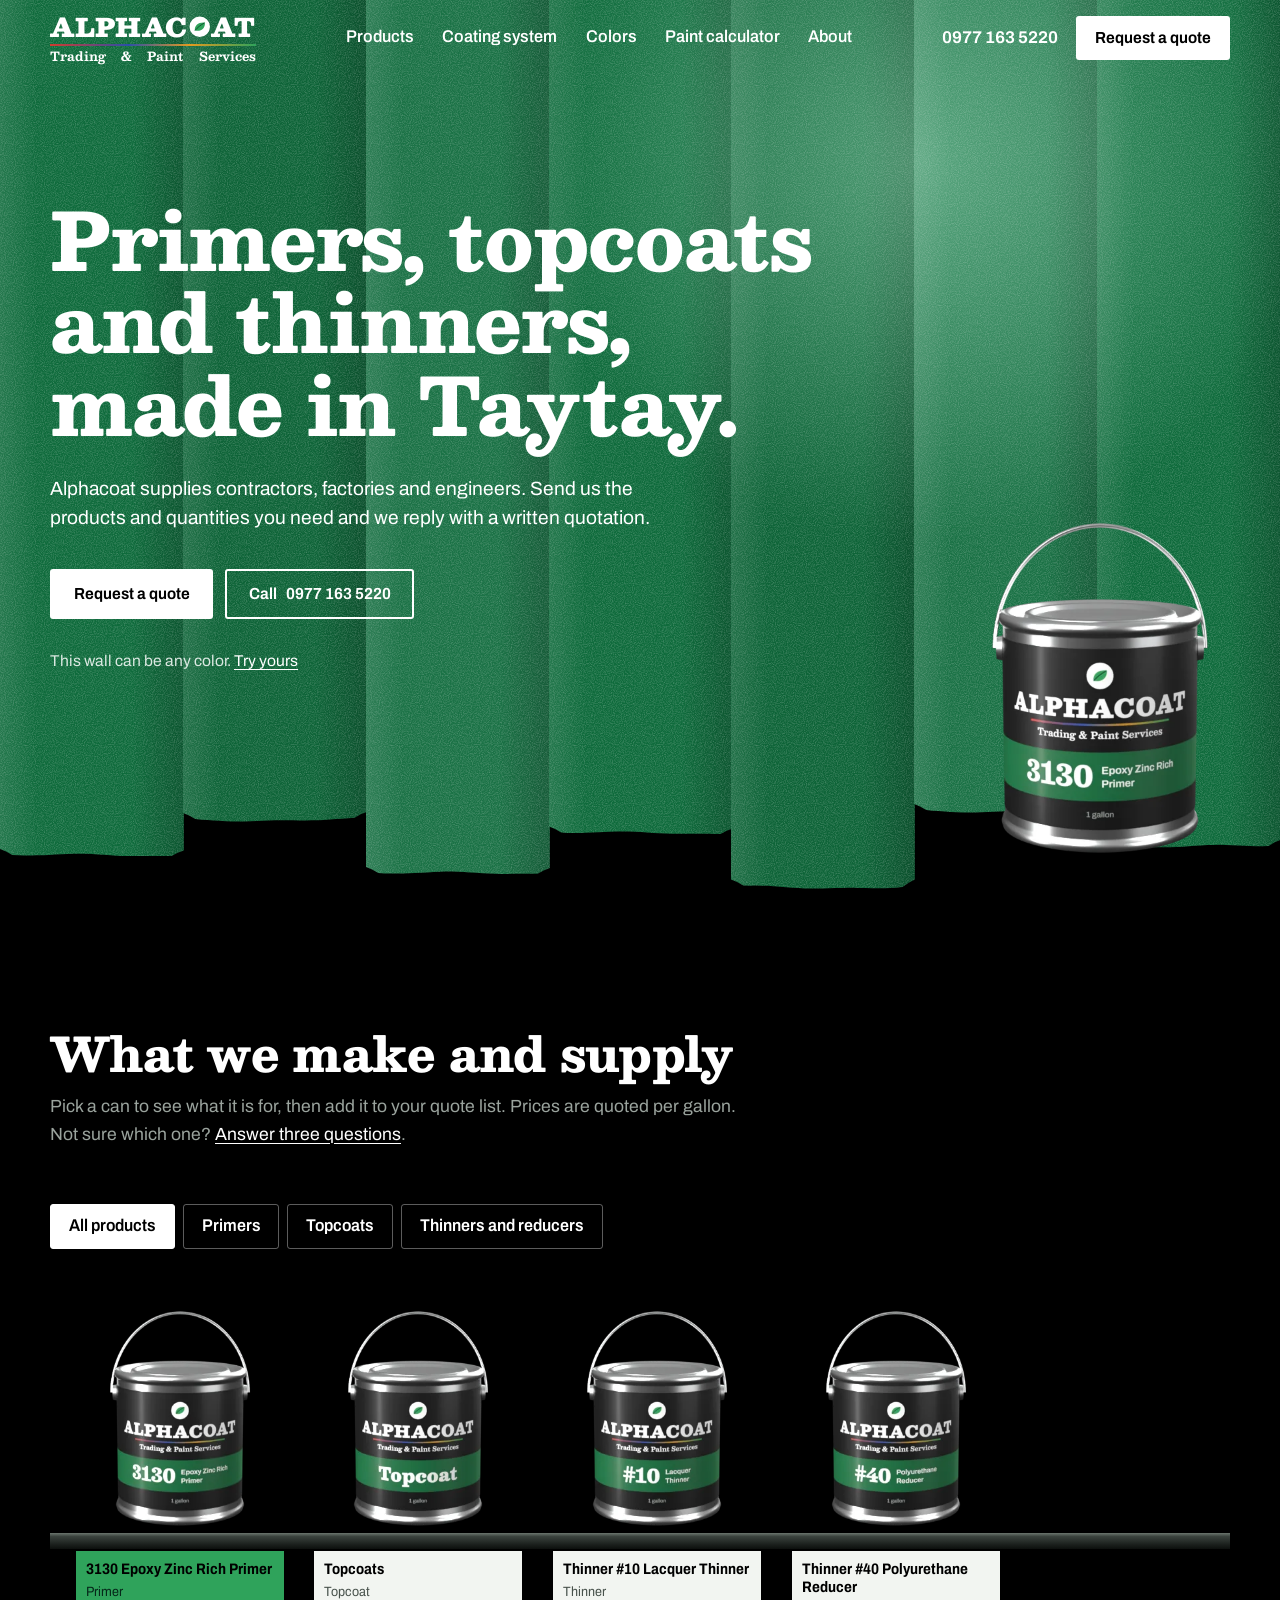
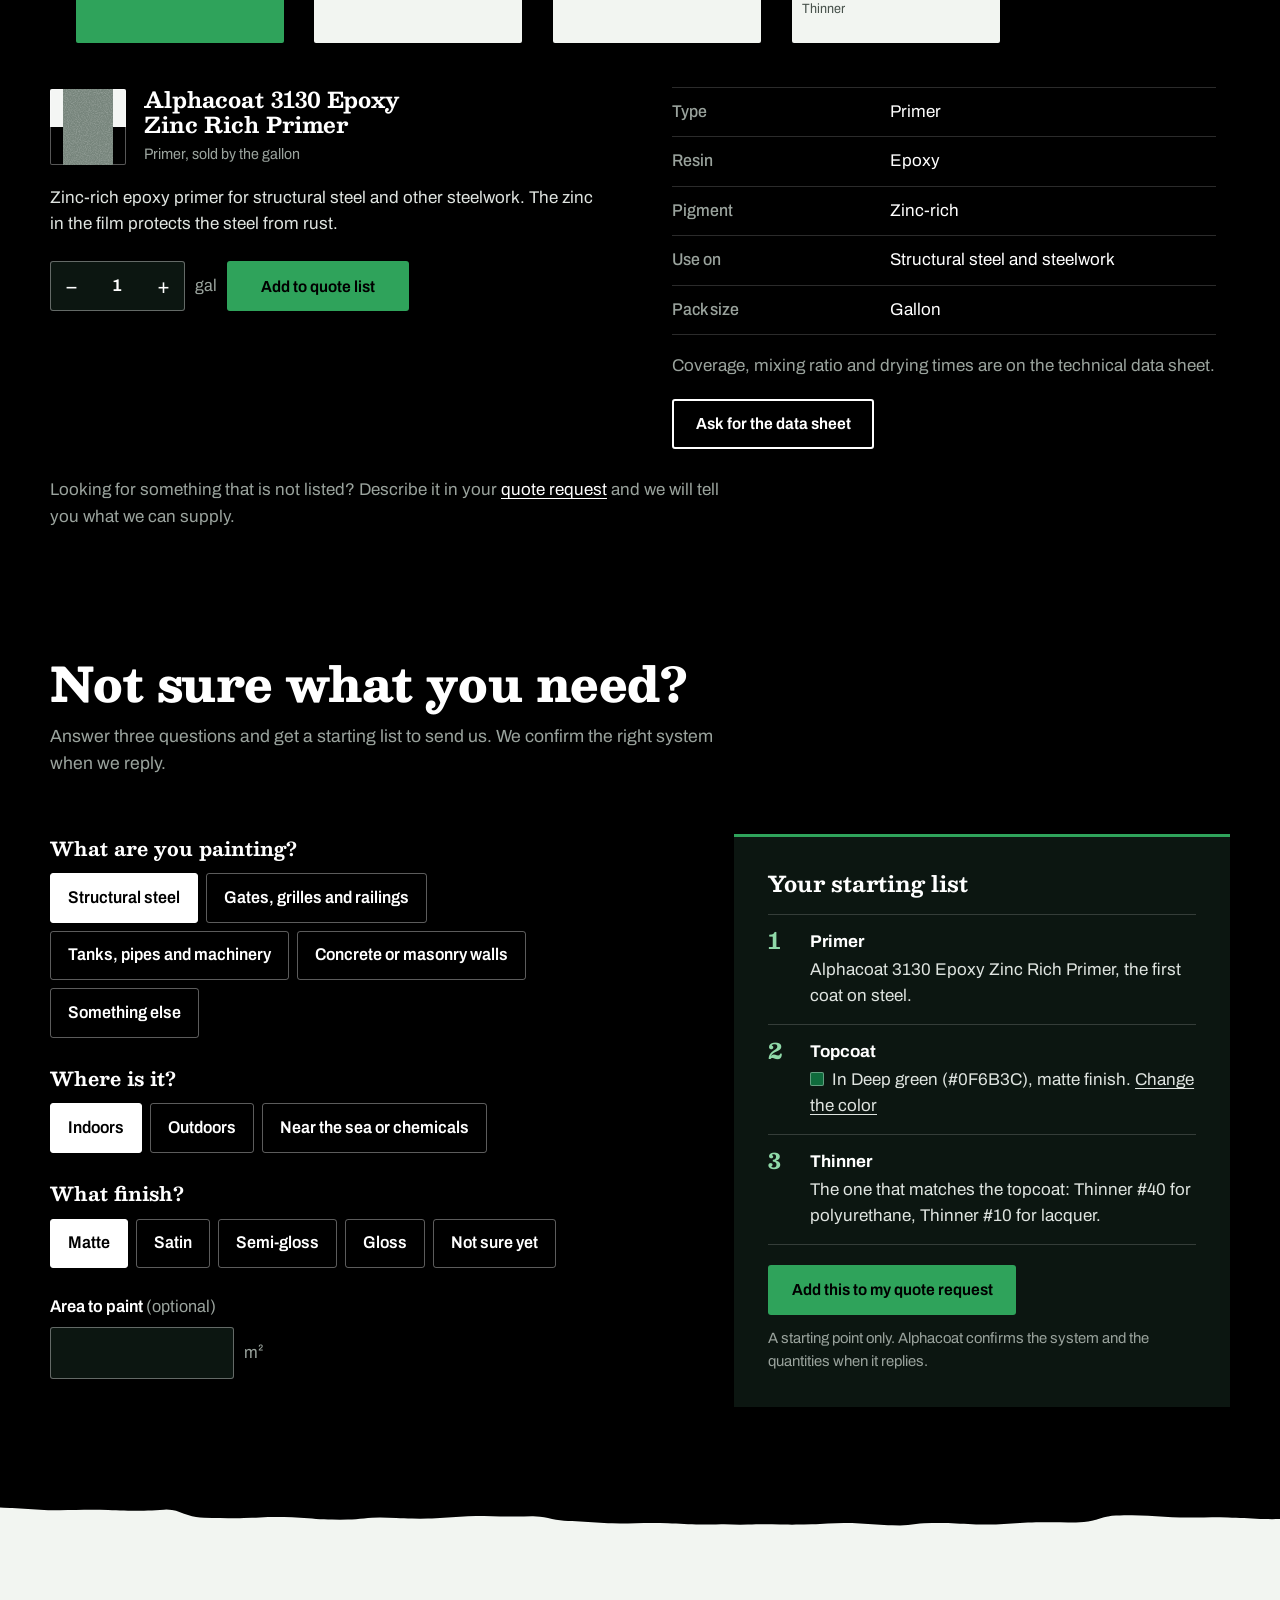
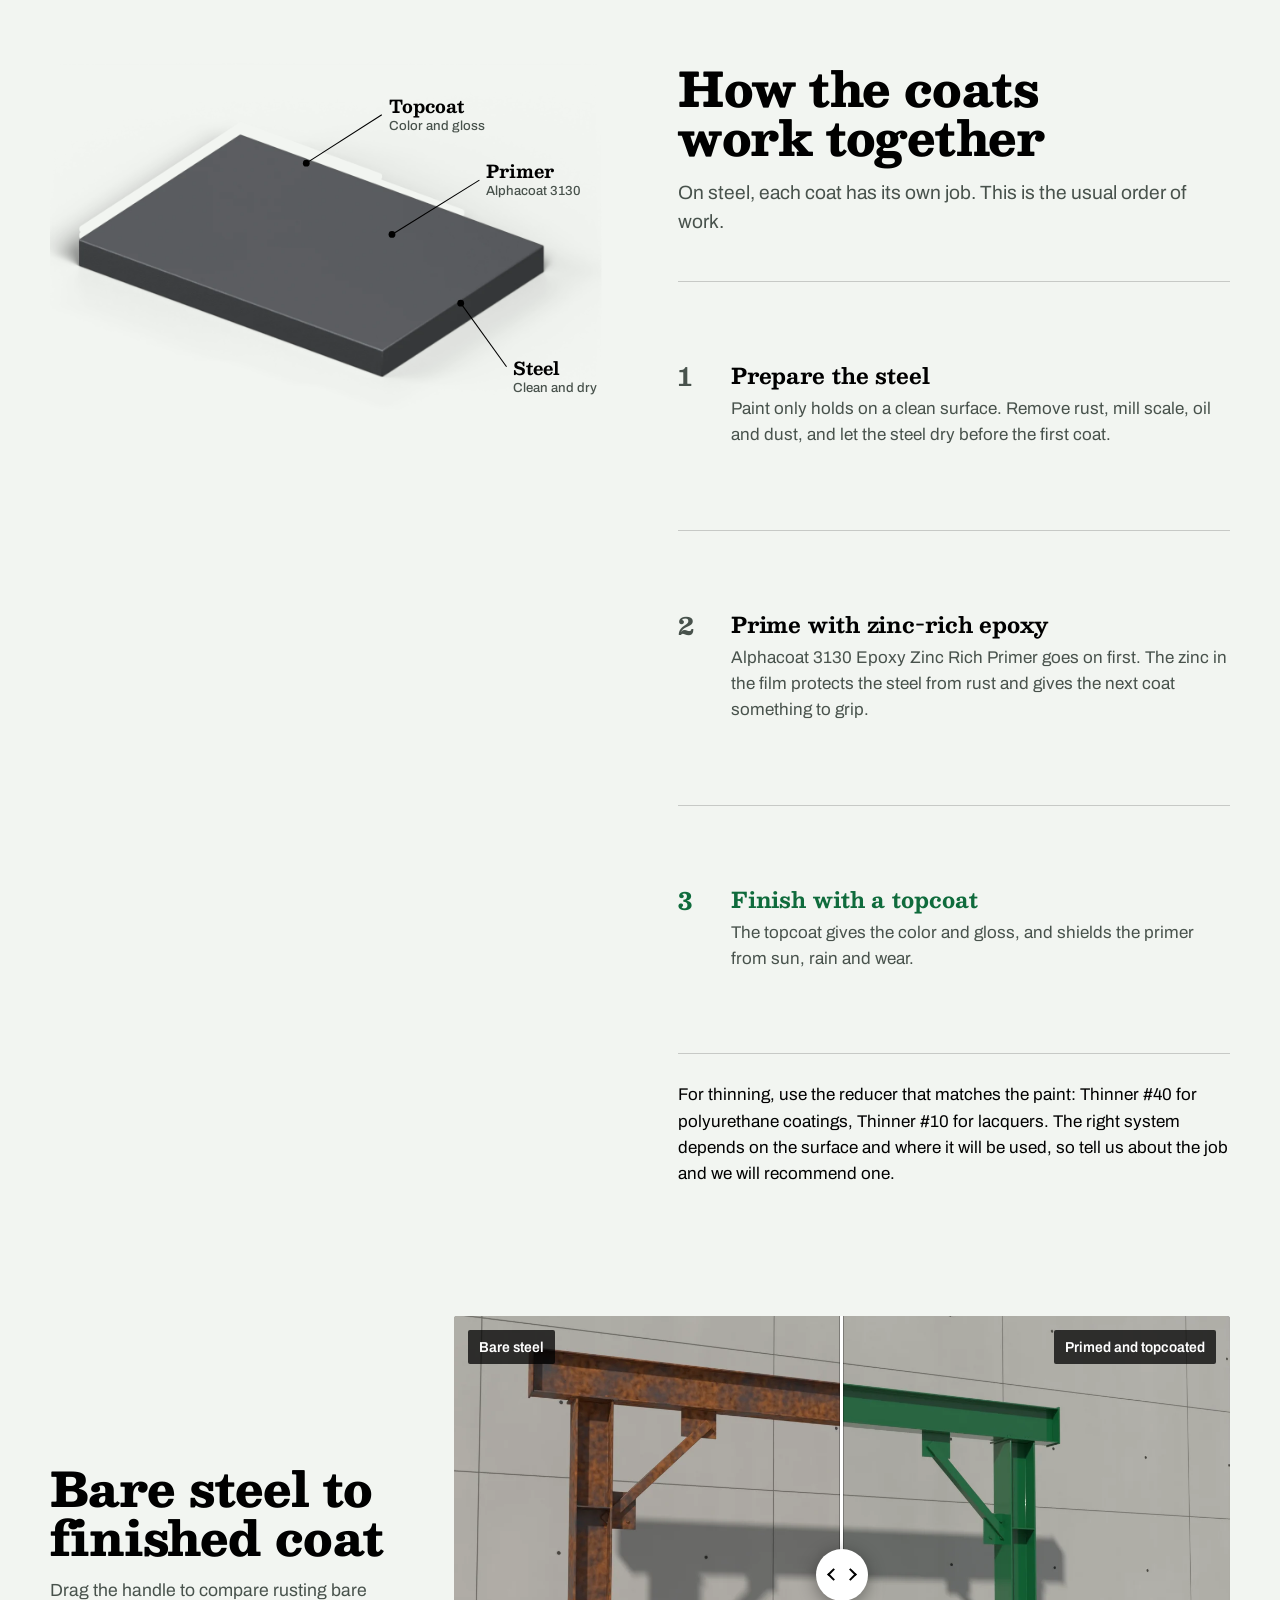
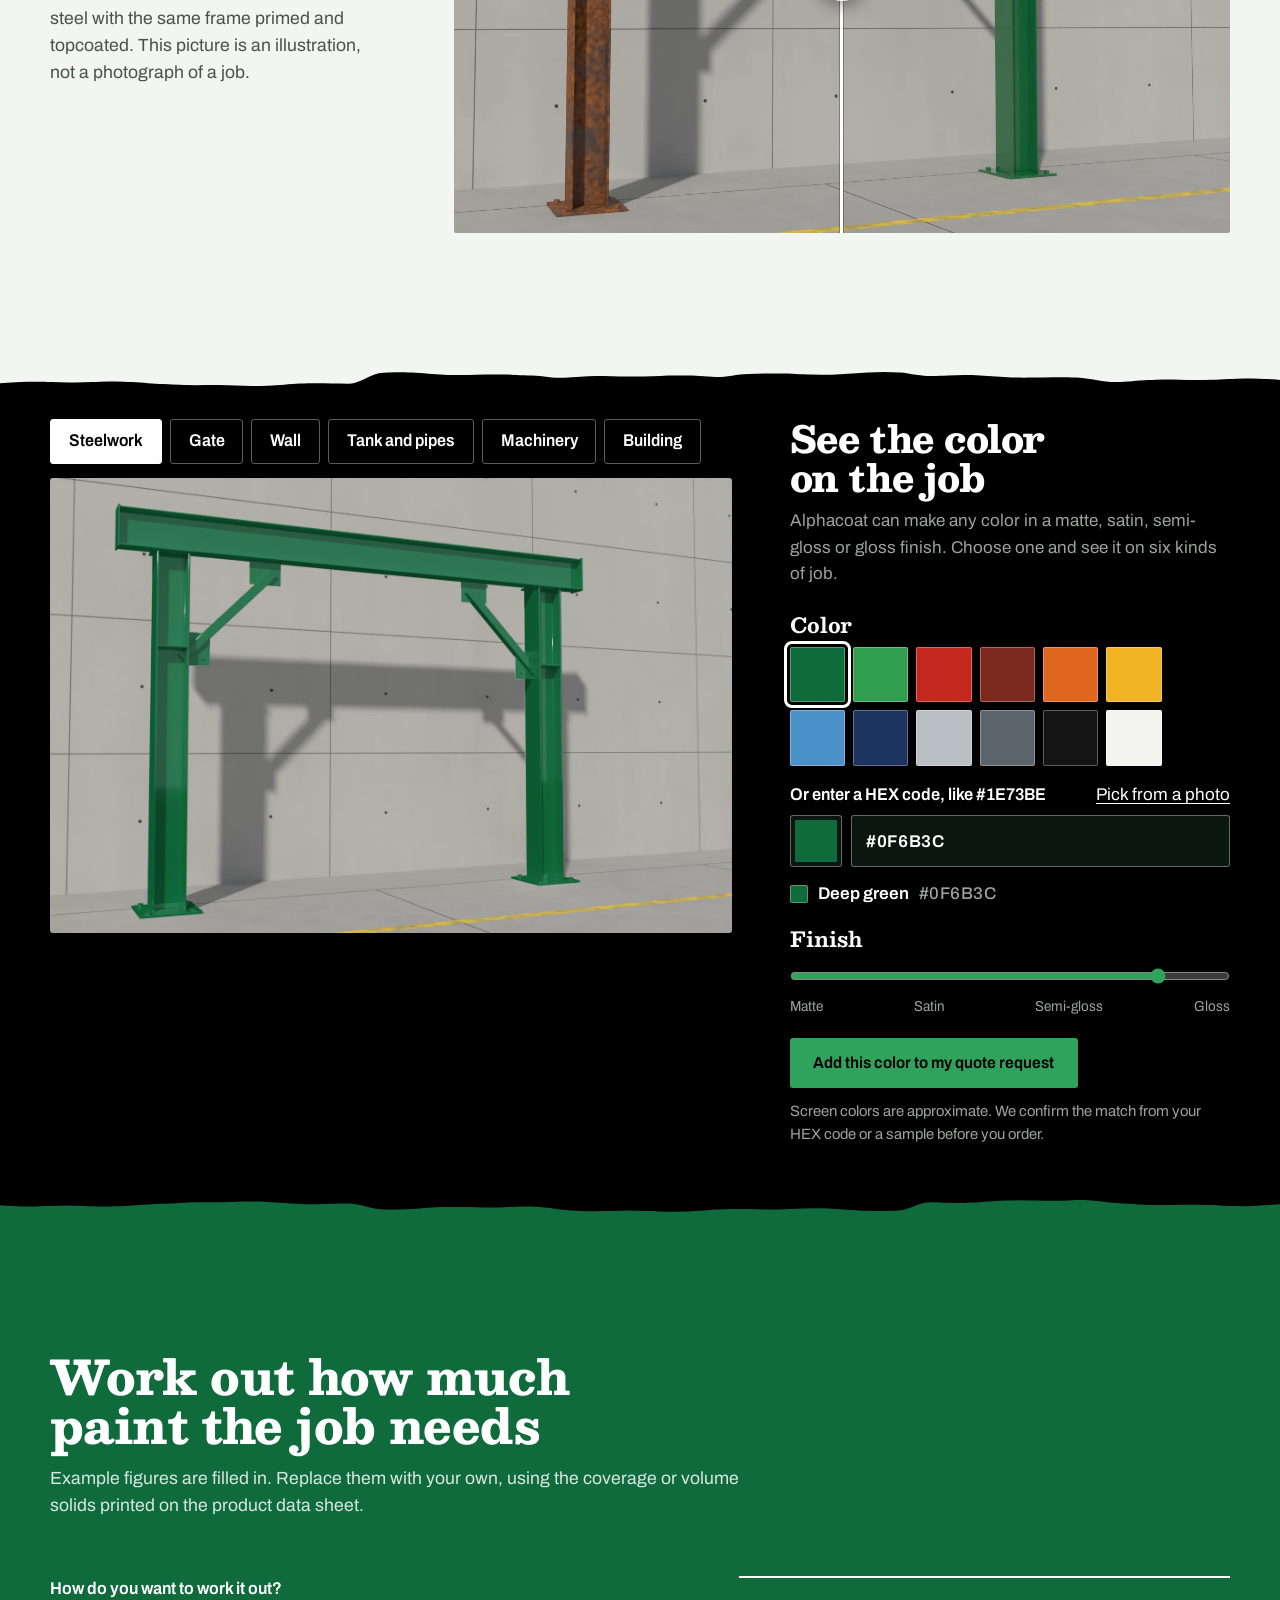
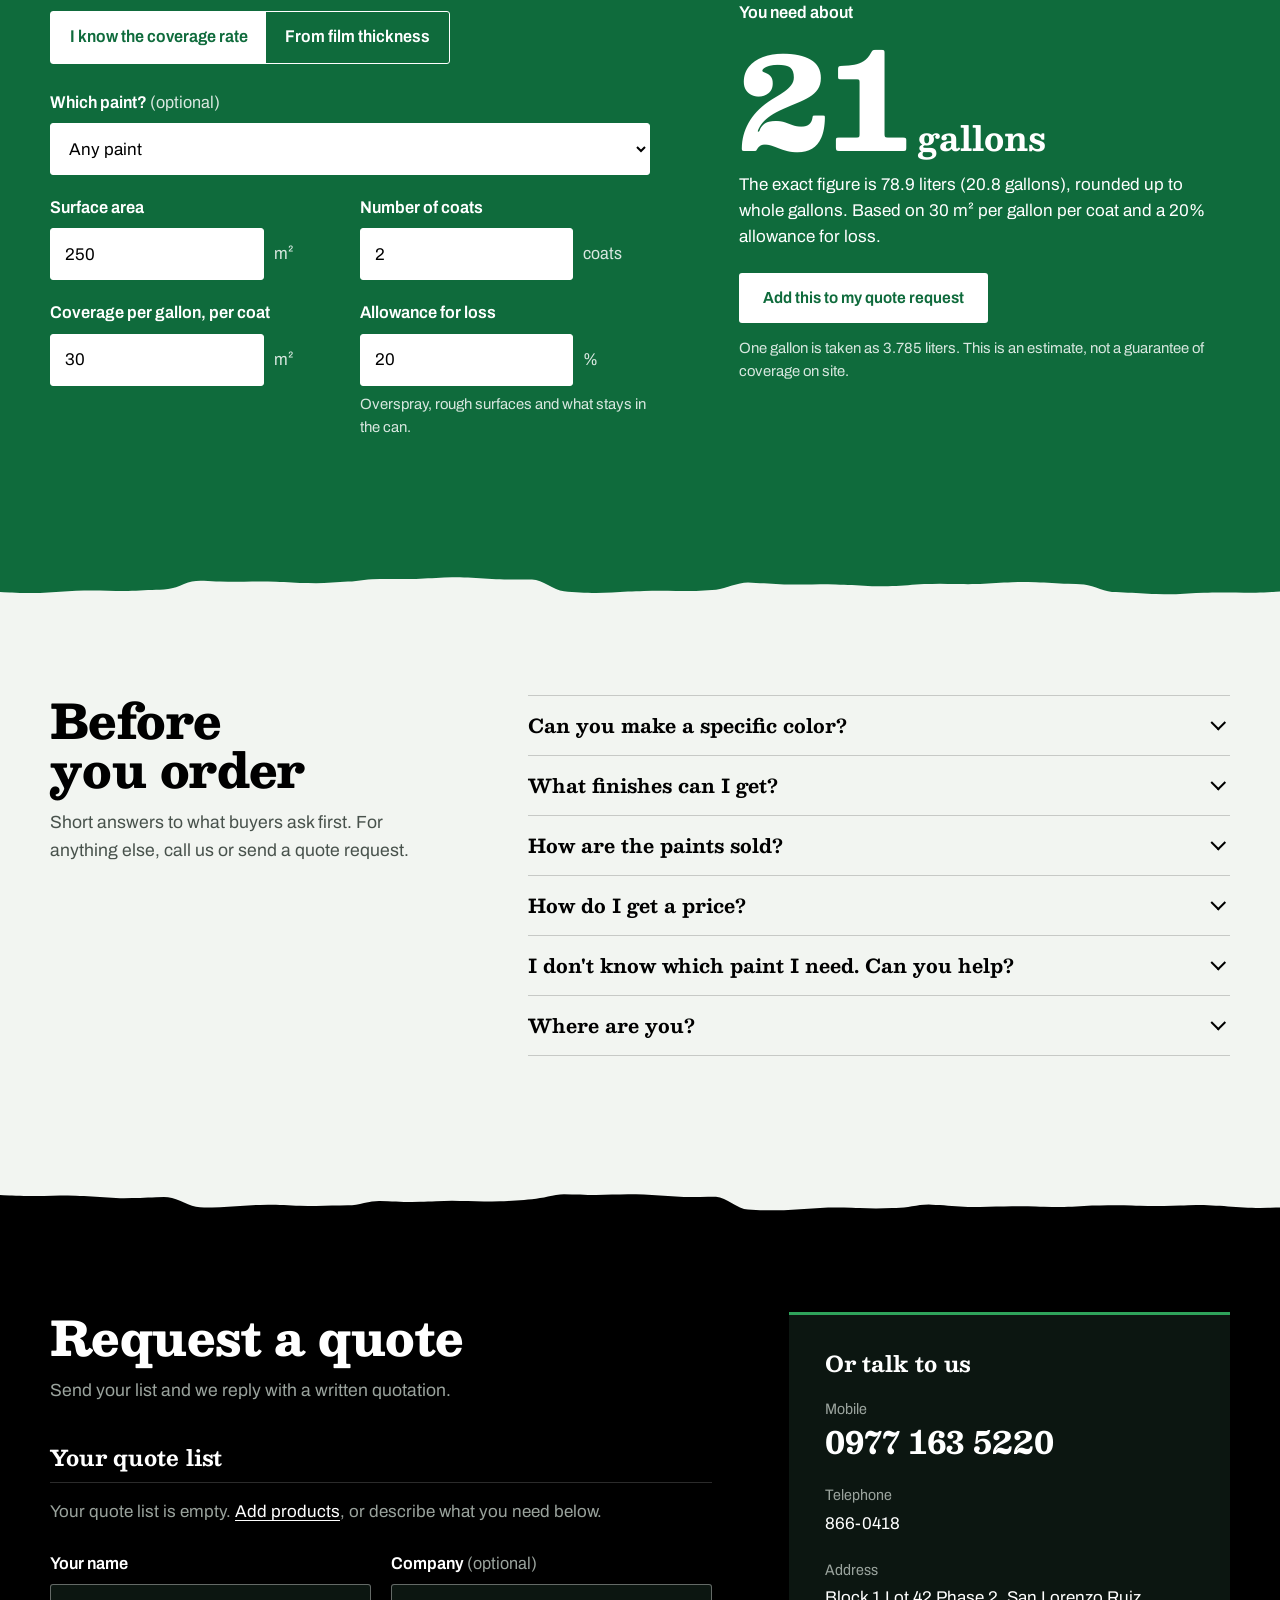
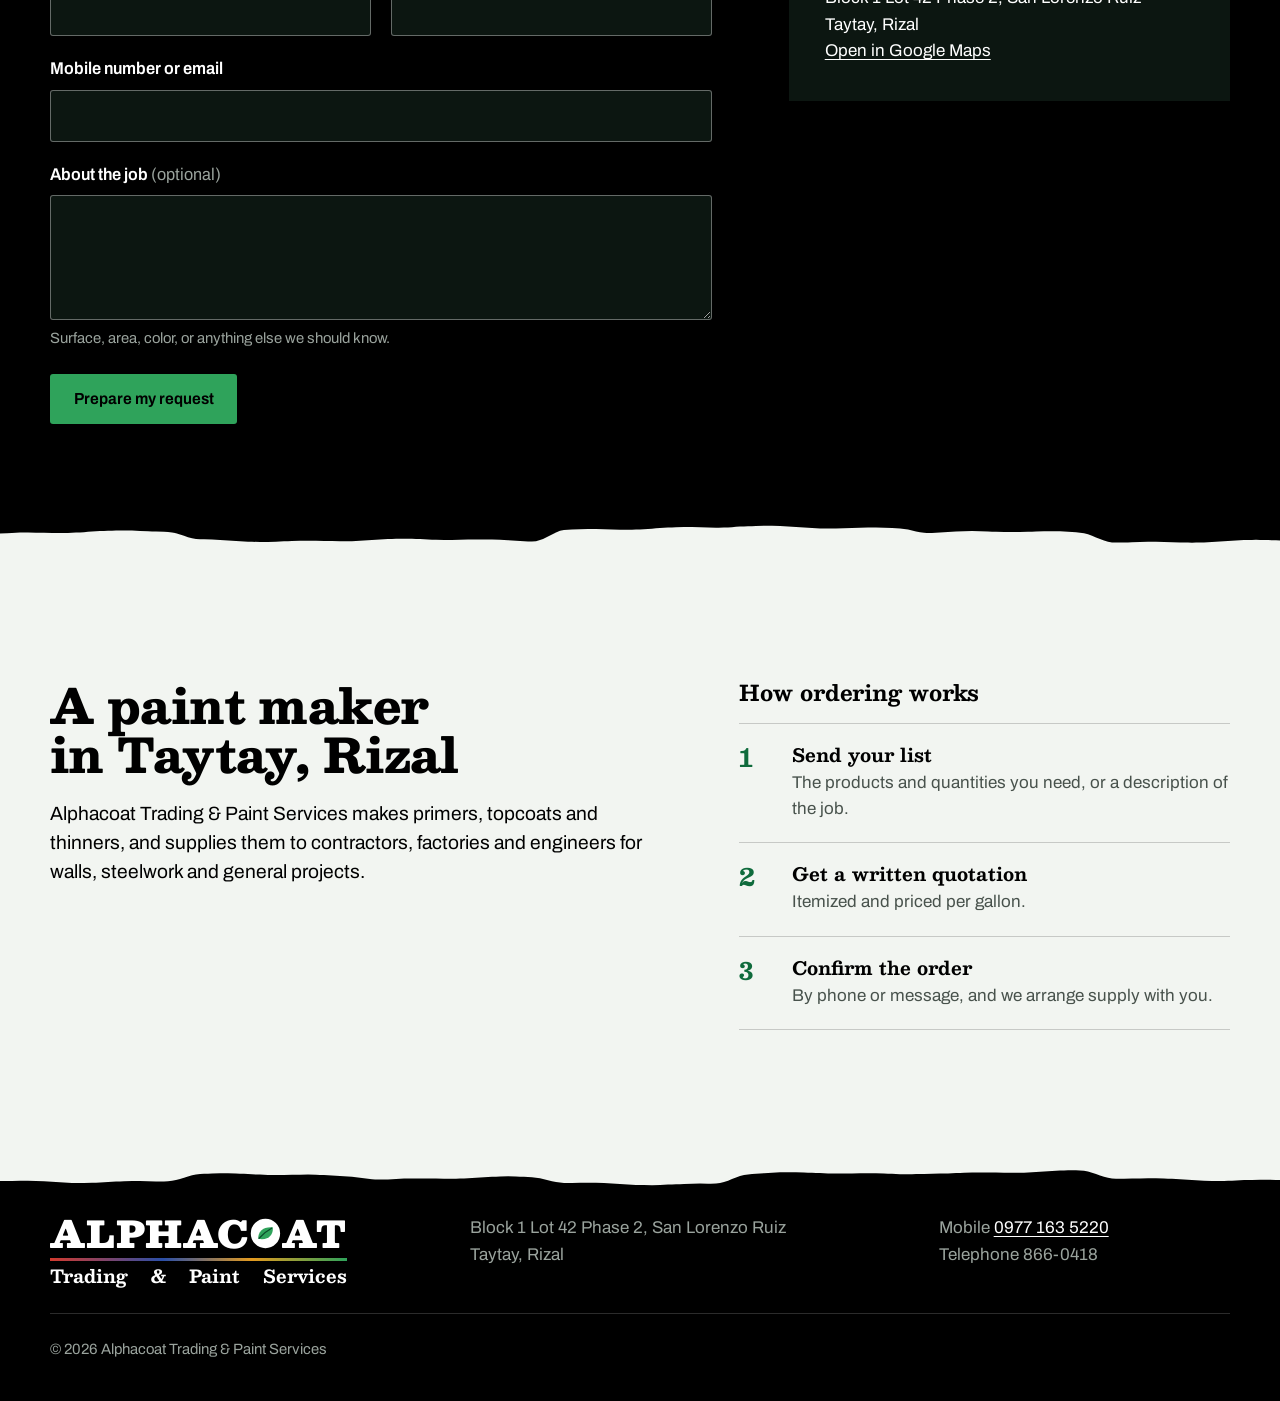
<file: alphacoat-website/index.html>
<!doctype html>
<html lang="en">
<head>
  <meta charset="utf-8">
  <meta name="viewport" content="width=device-width, initial-scale=1">
  <title>Alphacoat Trading &amp; Paint Services | Primers, topcoats and thinners in Taytay, Rizal</title>
  <meta name="description" content="Alphacoat Trading &amp; Paint Services makes and supplies primers, topcoats and thinners for contractors, factories and engineers. Send your list and get a written quotation.">
  <meta name="theme-color" content="#000000">
  <meta property="og:type" content="website">
  <meta property="og:title" content="Alphacoat Trading &amp; Paint Services">
  <meta property="og:description" content="Primers, topcoats and thinners for contractors, factories and engineers. Send your list and get a written quotation.">
  <!-- Picture shown when the link is shared. Once the site has a web address, this must be the full address,
       for example https://your-domain/img/share.jpg, or Facebook and Messenger will not show it. -->
  <meta property="og:image" content="img/share.jpg">
  <meta property="og:image:width" content="1200">
  <meta property="og:image:height" content="630">
  <meta name="twitter:card" content="summary_large_image">
  <link rel="icon" href="favicon.svg" type="image/svg+xml">
  <link rel="apple-touch-icon" href="img/icon-180.png">
  <link rel="preconnect" href="https://fonts.googleapis.com">
  <link rel="preconnect" href="https://fonts.gstatic.com" crossorigin>
  <link href="https://fonts.googleapis.com/css2?family=Archivo:wdth,wght@62..125,400..800&family=Besley:wght@500..900&display=swap" rel="stylesheet">
  <link rel="stylesheet" href="css/styles.css">
  <script>document.documentElement.className += ' js';</script>
  <script>
    // If the visitor chose a paint color last time, put it back before the page is drawn.
    try {
      var saved = JSON.parse(localStorage.getItem('alphacoat-paint') || 'null');
      if (saved && saved.vars) {
        for (var name in saved.vars) if (/^--paint/.test(name)) document.documentElement.style.setProperty(name, String(saved.vars[name]));
        if (saved.custom) document.documentElement.className += ' is-repainted';
      }
    } catch (err) {}
  </script>
  <script type="application/ld+json">
  {
    "@context": "https://schema.org",
    "@type": "LocalBusiness",
    "name": "Alphacoat Trading & Paint Services",
    "description": "Maker and supplier of primers, topcoats and thinners for contractors, factories and engineers.",
    "telephone": "+639771635220",
    "address": {
      "@type": "PostalAddress",
      "streetAddress": "Block 1 Lot 42 Phase 2, San Lorenzo Ruiz",
      "addressLocality": "Taytay",
      "addressRegion": "Rizal",
      "addressCountry": "PH"
    }
  }
  </script>
</head>
<body class="theme-black">

<svg width="0" height="0" style="position:absolute" aria-hidden="true" focusable="false">
  <symbol id="leaf-o" viewBox="0 0 32 32">
    <circle cx="16" cy="16" r="13.4" fill="#fff" stroke="currentColor" stroke-width="3.6"/>
    <path d="M8.6 21.6C8 13.9 13.6 8.9 23.6 9.6c.9 8.3-5 13.9-15 12Z" fill="#2fa35b"/>
    <path d="M9.4 21c3.6-4.2 7.8-7.6 13-10.4" fill="none" stroke="#0a4a2a" stroke-width="1.3" stroke-linecap="round"/>
  </symbol>
</svg>

<a class="skip" href="#main">Skip to content</a>

<header class="site-header">
  <div class="wrap header-row">
    <a class="logo" href="#top">
      <span class="logo-word" aria-hidden="true">ALPHAC<svg class="logo-o"><use href="#leaf-o"/></svg>AT</span>
      <span class="logo-rule" aria-hidden="true"></span>
      <span class="logo-sub" aria-hidden="true">Trading &amp; Paint Services</span>
      <span class="sr-only">Alphacoat Trading &amp; Paint Services, home</span>
    </a>

    <nav class="nav" id="site-nav" aria-label="Main">
      <a href="#products">Products</a>
      <a href="#system">Coating system</a>
      <a href="#colors">Colors</a>
      <a href="#calculator">Paint calculator</a>
      <a href="#about">About</a>
      <a class="nav-extra" href="#quote">Request a quote</a>
      <a class="nav-extra" href="tel:+639771635220" data-mobile-link>Call <span data-mobile-text>0977 163 5220</span></a>
    </nav>

    <div class="header-actions">
      <a class="header-phone" href="tel:+639771635220" data-mobile-link><span data-mobile-text>0977 163 5220</span></a>
      <a class="btn btn-paper header-quote" href="#quote">Request a quote<span class="quote-count" data-quote-count hidden></span></a>
      <button class="menu-btn" type="button" aria-expanded="false" aria-controls="site-nav">Menu</button>
    </div>
  </div>
</header>

<main id="main">

  <!-- Hero -->
  <section class="hero" id="top" aria-labelledby="hero-title">
    <div class="coat" data-coat aria-hidden="true"></div>

    <div class="wrap hero-inner">
      <h1 id="hero-title">Primers, topcoats and thinners, made in Taytay.</h1>
      <p class="hero-lede">Alphacoat supplies contractors, factories and engineers. Send us the products and quantities you need and we reply with a written quotation.</p>
      <div class="hero-actions">
        <a class="btn btn-paper" href="#quote">Request a quote</a>
        <a class="btn btn-line" href="tel:+639771635220" data-mobile-link>Call <span data-mobile-text>0977 163 5220</span></a>
      </div>
      <p class="paint-note">
        <span data-paint-default>This wall can be any color. <a href="#colors">Try yours</a></span>
        <span data-paint-custom hidden><span>Painted in <span data-paint-name></span>.</span> <a href="#colors">Change it</a> <button class="link-btn" type="button" data-paint-reset>Back to Alphacoat green</button></span>
      </p>
    </div>

    <div class="hero-can" data-can>
      <img src="img/can/can.webp" width="480" height="600" alt="A gallon can of Alphacoat 3130 Epoxy Zinc Rich Primer" decoding="async">
      <div class="can-sprite" aria-hidden="true"></div>
      <!-- A dab of the chosen color on the lid, the way a paint shop marks a tinted can. Shown once a color is picked. -->
      <span class="can-dab" aria-hidden="true"></span>
    </div>
  </section>

  <!-- Products -->
  <section class="section theme-black" id="products" aria-labelledby="products-title">
    <div class="wrap">
      <div class="section-head">
        <h2 id="products-title">What we make and supply</h2>
        <p>Pick a can to see what it is for, then add it to your quote list. Prices are quoted per gallon. Not sure which one? <a href="#guide">Answer three questions</a>.</p>
      </div>

      <div class="filters" role="group" aria-label="Show products by type" data-filters></div>

      <div class="shelf-wrap">
        <ul class="shelf" data-shelf>
          <li class="product-fallback">Alphacoat 3130 Epoxy Zinc Rich Primer, Thinner #10 Lacquer Thinner, Thinner #40 Polyurethane Reducer, and topcoats. Call 0977 163 5220 for a quotation.</li>
        </ul>
      </div>
      <div class="product-card" data-product-detail></div>

      <p class="after-list">Looking for something that is not listed? Describe it in your <a href="#quote">quote request</a> and we will tell you what we can supply.</p>
    </div>
  </section>

  <!-- Guide -->
  <section class="section section-follow theme-black" id="guide" aria-labelledby="guide-title">
    <div class="wrap">
      <div class="section-head">
        <h2 id="guide-title">Not sure what you need?</h2>
        <p>Answer three questions and get a starting list to send us. We confirm the right system when we reply.</p>
      </div>

      <div class="guide" data-guide>
        <form class="guide-form" data-guide-form>
          <fieldset class="guide-q">
            <legend>What are you painting?</legend>
            <div class="choices" data-guide-surfaces></div>
          </fieldset>
          <fieldset class="guide-q">
            <legend>Where is it?</legend>
            <div class="choices" data-guide-places></div>
          </fieldset>
          <fieldset class="guide-q">
            <legend>What finish?</legend>
            <div class="choices" data-guide-finishes></div>
          </fieldset>
          <div class="field guide-area">
            <label for="guide-area">Area to paint <span class="optional">(optional)</span></label>
            <div class="with-unit"><input class="input" id="guide-area" type="number" inputmode="decimal" min="0" step="any" data-guide-area><span>m²</span></div>
          </div>
        </form>
        <div class="guide-result" data-guide-result aria-live="polite"></div>
      </div>
    </div>
  </section>

  <!-- Coating system -->
  <section class="section theme-paper" id="system" data-edge="top" aria-labelledby="system-title">
    <div class="wrap system-grid">
      <div class="system-figure" data-system-figure data-stage="3">
        <div class="layers">
          <img class="layer-shot layer-1" src="img/system/stage-1.webp" width="1300" height="900" loading="lazy" decoding="async" alt="">
          <img class="layer-shot layer-2" src="img/system/stage-2.webp" width="1300" height="900" loading="lazy" decoding="async" alt="">
          <img class="layer-shot layer-3" src="img/system/stage-3.webp" width="1300" height="900" loading="lazy" decoding="async" alt="Cutaway of a painted steel plate: bare steel at the right, zinc-rich epoxy primer over it, and a gloss green topcoat over the primer.">
          <svg class="callouts" viewBox="0 0 1300 900" aria-hidden="true" focusable="false">
            <g class="callout callout-topcoat">
              <path d="M604 236 L782 122"/>
              <circle cx="604" cy="236" r="8"/>
              <text class="callout-title" x="798" y="118">Topcoat</text>
              <text class="callout-sub" x="798" y="158">Color and gloss</text>
            </g>
            <g class="callout callout-primer">
              <path d="M806 404 L1012 276"/>
              <circle cx="806" cy="404" r="8"/>
              <text class="callout-title" x="1028" y="272">Primer</text>
              <text class="callout-sub" x="1028" y="312">Alphacoat 3130</text>
            </g>
            <g class="callout callout-steel">
              <path d="M968 566 L1076 716"/>
              <circle cx="968" cy="566" r="8"/>
              <text class="callout-title" x="1092" y="736">Steel</text>
              <text class="callout-sub" x="1092" y="776">Clean and dry</text>
            </g>
          </svg>
        </div>
      </div>

      <div class="system-copy">
        <h2 id="system-title">How the coats work together</h2>
        <p class="lede">On steel, each coat has its own job. This is the usual order of work.</p>

        <ol class="steps">
          <li class="step" data-system-step>
            <h3>Prepare the steel</h3>
            <p>Paint only holds on a clean surface. Remove rust, mill scale, oil and dust, and let the steel dry before the first coat.</p>
          </li>
          <li class="step" data-system-step>
            <h3>Prime with zinc-rich epoxy</h3>
            <p>Alphacoat 3130 Epoxy Zinc Rich Primer goes on first. The zinc in the film protects the steel from rust and gives the next coat something to grip.</p>
          </li>
          <li class="step" data-system-step>
            <h3>Finish with a topcoat</h3>
            <p>The topcoat gives the color and gloss, and shields the primer from sun, rain and wear.</p>
          </li>
        </ol>

        <p class="system-note">For thinning, use the reducer that matches the paint: Thinner #40 for polyurethane coatings, Thinner #10 for lacquers. The right system depends on the surface and where it will be used, so tell us about the job and we will recommend one.</p>
      </div>
    </div>
  </section>

  <!-- Before and after -->
  <section class="section section-follow theme-paper" id="results" aria-labelledby="results-title" data-edge="bottom">
    <div class="wrap">
      <div class="section-head">
        <h2 id="results-title">Bare steel to finished coat</h2>
        <p>Drag the handle to compare rusting bare steel with the same frame primed and topcoated. This picture is an illustration, not a photograph of a job.</p>
      </div>

      <div class="compare" data-compare>
        <img class="compare-after" src="img/compare/steel-after.webp" width="1440" height="960" loading="lazy" decoding="async" alt="A steel frame finished in gloss green.">
        <div class="compare-before"><img src="img/compare/steel-before.webp" width="1440" height="960" loading="lazy" decoding="async" alt="The same steel frame bare and rusting."></div>
        <span class="compare-tag compare-tag-before" aria-hidden="true">Bare steel</span>
        <span class="compare-tag compare-tag-after" aria-hidden="true">Primed and topcoated</span>
        <div class="compare-handle" aria-hidden="true"><span class="compare-knob"></span></div>
        <input class="compare-range" type="range" min="0" max="100" value="50" step="0.1" aria-label="Slide to show more of the bare steel or more of the finished coat">
      </div>

      <div class="projects" data-projects hidden>
        <h3>Finished jobs</h3>
        <ul class="project-grid" data-project-grid></ul>
      </div>
    </div>
  </section>

  <!-- Color and finish explorer -->
  <section class="section section-explorer theme-black" id="colors" aria-labelledby="colors-title">
    <div class="wrap">
      <div class="explorer" data-explorer>
        <div class="explorer-intro">
          <h2 id="colors-title">See the color on the job</h2>
          <p>Alphacoat can make any color in a matte, satin, semi-gloss or gloss finish. Choose one and see it on six kinds of job.</p>
        </div>

        <div class="explorer-stage">
          <div class="scene-tabs" role="group" aria-label="What to paint" data-scenes></div>
          <!-- On phones this block stays pinned under the header, so the picture is in view while a color is chosen. -->
          <div class="viz-pin">
            <div class="viz" data-viz>
              <img class="viz-base" src="img/explorer/steel-base.webp" width="1500" height="1000" loading="lazy" decoding="async" alt="" data-viz-base>
              <!-- The paint: a flat color cut to the painted parts by a mask picture. Built as inline SVG so it also
                   works when the page is opened straight from the folder (a CSS mask file is blocked there). -->
              <svg class="viz-paint" data-viz-paint viewBox="0 0 1200 800" preserveAspectRatio="xMidYMid slice" aria-hidden="true" focusable="false">
                <defs>
                  <mask id="viz-mask" maskUnits="userSpaceOnUse" x="0" y="0" width="1200" height="800">
                    <image data-viz-mask href="img/explorer/steel-mask.webp" x="0" y="0" width="1200" height="800" preserveAspectRatio="none"/>
                  </mask>
                </defs>
                <g mask="url(#viz-mask)">
                  <rect class="coat-old" width="1200" height="800" fill="#0f6b3c"/>
                  <rect class="coat-new" width="1200" height="800" fill="#0f6b3c"/>
                </g>
              </svg>
              <img class="viz-gloss" src="img/explorer/steel-gloss.webp" width="1500" height="1000" loading="lazy" decoding="async" alt="" data-viz-gloss>
            </div>
          </div>
          <p class="sr-only" aria-live="polite" data-viz-caption></p>
        </div>

        <div class="explorer-controls">
          <div class="control">
            <h3 id="swatch-title">Color</h3>
            <div class="swatches" role="group" aria-labelledby="swatch-title" data-swatches></div>

            <div class="hex">
              <div class="hex-top">
                <label for="hex-code">Or enter a HEX code, like #1E73BE</label>
                <button class="link-btn photo-open" type="button" data-photo-open>Pick from a photo</button>
              </div>
              <div class="hex-field">
                <input class="hex-picker" type="color" value="#0f6b3c" aria-label="Open the color picker" data-hex-picker>
                <input class="input" id="hex-code" type="text" value="#0F6B3C" maxlength="7" autocomplete="off" autocapitalize="characters" spellcheck="false" data-hex-input>
              </div>
              <p class="field-error" role="alert" data-hex-error hidden></p>
              <input type="file" accept="image/*" hidden data-photo-file>
            </div>

            <p class="picked"><span class="picked-chip" data-picked-chip></span><span data-picked-name></span><span class="picked-hex" data-picked-hex></span><button class="link-btn" type="button" data-paint-reset data-paint-custom hidden>Back to Alphacoat green</button></p>
          </div>

          <div class="control">
            <label class="control-title" for="finish">Finish</label>
            <input class="finish-range" id="finish" type="range" min="0" max="100" value="85" step="1" data-finish>
            <div class="finish-scale" aria-hidden="true"><span>Matte</span><span>Satin</span><span>Semi-gloss</span><span>Gloss</span></div>
          </div>

          <button class="btn btn-green" type="button" data-explorer-add>Add this color to my quote request</button>
          <p class="hint">Screen colors are approximate. We confirm the match from your HEX code or a sample before you order.</p>
        </div>
      </div>
    </div>
  </section>

  <!-- Calculator -->
  <section class="section theme-green" id="calculator" data-edge="top bottom" aria-labelledby="calc-title">
    <div class="wrap">
      <div class="section-head">
        <h2 id="calc-title">Work out how much paint the job needs</h2>
        <p>Example figures are filled in. Replace them with your own, using the coverage or volume solids printed on the product data sheet.</p>
      </div>

      <div class="calc-grid">
        <form class="calc-form" data-calc novalidate>
          <fieldset class="seg-set">
            <legend>How do you want to work it out?</legend>
            <div class="seg">
              <label><input type="radio" name="mode" value="rate" checked><span>I know the coverage rate</span></label>
              <label><input type="radio" name="mode" value="film"><span>From film thickness</span></label>
            </div>
          </fieldset>

          <div class="fields">
            <div class="field field-wide">
              <label for="calc-product">Which paint? <span class="optional">(optional)</span></label>
              <select class="input" id="calc-product" data-calc-product><option value="">Any paint</option></select>
              <p class="hint" data-calc-product-note hidden></p>
            </div>
            <div class="field">
              <label for="calc-area">Surface area</label>
              <div class="with-unit"><input class="input" id="calc-area" type="number" inputmode="decimal" min="0" step="any" value="250"><span>m²</span></div>
            </div>
            <div class="field">
              <label for="calc-coats">Number of coats</label>
              <div class="with-unit"><input class="input" id="calc-coats" type="number" inputmode="numeric" min="1" step="1" value="2"><span>coats</span></div>
            </div>

            <div class="field" data-mode-rate>
              <label for="calc-coverage">Coverage per gallon, per coat</label>
              <div class="with-unit"><input class="input" id="calc-coverage" type="number" inputmode="decimal" min="0" step="any" value="30"><span>m²</span></div>
            </div>

            <div class="field" data-mode-film hidden>
              <label for="calc-solids">Volume solids</label>
              <div class="with-unit"><input class="input" id="calc-solids" type="number" inputmode="decimal" min="0" max="100" step="any" value="60"><span>%</span></div>
            </div>
            <div class="field" data-mode-film hidden>
              <label for="calc-dft">Dry film thickness per coat</label>
              <div class="with-unit"><input class="input" id="calc-dft" type="number" inputmode="decimal" min="0" step="any" value="75"><span>microns</span></div>
            </div>

            <div class="field">
              <label for="calc-loss">Allowance for loss</label>
              <div class="with-unit"><input class="input" id="calc-loss" type="number" inputmode="decimal" min="0" max="90" step="any" value="20"><span>%</span></div>
              <p class="hint">Overspray, rough surfaces and what stays in the can.</p>
            </div>
          </div>
        </form>

        <div class="calc-result" aria-live="polite">
          <p class="calc-label">You need about</p>
          <p class="calc-figure"><span class="calc-number" data-calc-number>21</span> <span class="calc-unit" data-calc-unit>gallons</span></p>
          <p class="calc-detail" data-calc-detail></p>
          <p class="calc-error" data-calc-error hidden></p>
          <button class="btn btn-paper" type="button" data-calc-add>Add this to my quote request</button>
          <p class="hint">One gallon is taken as <span data-gal>3.785</span> liters. This is an estimate, not a guarantee of coverage on site.</p>
        </div>
      </div>
    </div>
  </section>

  <!-- Before you order -->
  <section class="section theme-paper" id="faq" aria-labelledby="faq-title" data-edge="bottom">
    <div class="wrap faq-grid">
      <div class="section-head">
        <h2 id="faq-title">Before you order</h2>
        <p>Short answers to what buyers ask first. For anything else, call us or send a quote request.</p>
      </div>
      <div class="faq-list" data-faq></div>
    </div>
  </section>

  <!-- Quote -->
  <section class="section theme-black" id="quote" aria-labelledby="quote-title">
    <div class="wrap quote-grid">
      <div class="quote-main">
        <div class="section-head">
          <h2 id="quote-title">Request a quote</h2>
          <p>Send your list and we reply with a written quotation.</p>
        </div>

        <div data-quote-stage="form">
          <h3 class="sub-title">Your quote list</h3>
          <p class="quote-empty" data-quote-empty>Your quote list is empty. <a href="#products">Add products</a>, or describe what you need below.</p>
          <ul class="quote-items" data-quote-items></ul>

          <form class="quote-form" data-quote-form novalidate>
            <div class="fields">
              <div class="field">
                <label for="q-name">Your name</label>
                <input class="input" id="q-name" name="name" type="text" autocomplete="name" required>
                <p class="field-error" data-error-for="name" hidden></p>
              </div>
              <div class="field">
                <label for="q-company">Company <span class="optional">(optional)</span></label>
                <input class="input" id="q-company" name="company" type="text" autocomplete="organization">
              </div>
              <div class="field field-wide">
                <label for="q-contact">Mobile number or email</label>
                <input class="input" id="q-contact" name="contact" type="text" autocomplete="tel" required>
                <p class="field-error" data-error-for="contact" hidden></p>
              </div>
              <div class="field field-wide">
                <label for="q-details">About the job <span class="optional">(optional)</span></label>
                <textarea class="input" id="q-details" name="details" rows="4"></textarea>
                <p class="hint">Surface, area, color, or anything else we should know.</p>
                <p class="field-error" data-error-for="details" hidden></p>
              </div>
            </div>
            <button class="btn btn-green" type="submit" data-quote-submit>Prepare my request</button>
            <p class="form-status" data-form-status role="alert" hidden></p>
          </form>
        </div>

        <div class="ready" data-quote-stage="ready" hidden>
          <h3 tabindex="-1" data-ready-title>Your request is ready to send</h3>
          <p>Send this message to Alphacoat and we will reply with a quotation.</p>
          <pre data-ready-message></pre>
          <div class="ready-actions">
            <a class="btn btn-green" href="#" data-send-sms>Send as text message</a>
            <a class="btn btn-line" href="#" data-send-email hidden>Send by email</a>
            <button class="btn btn-line" type="button" data-copy>Copy message</button>
            <a class="btn btn-line" href="tel:+639771635220" data-mobile-link>Call <span data-mobile-text>0977 163 5220</span></a>
          </div>
          <p class="ready-links">
            <button class="link-btn" type="button" data-edit>Edit request</button>
            <button class="link-btn" type="button" data-reset>Start a new request</button>
          </p>
        </div>

        <div class="ready" data-quote-stage="sent" hidden>
          <h3 tabindex="-1" data-sent-title>Request sent</h3>
          <p data-sent-text>We will reply with a written quotation.</p>
          <p class="ready-links"><button class="link-btn" type="button" data-reset>Start a new request</button></p>
        </div>
      </div>

      <aside class="contact-card" aria-labelledby="contact-title">
        <h3 id="contact-title">Or talk to us</h3>
        <dl>
          <div>
            <dt>Mobile</dt>
            <dd><a class="big-number" href="tel:+639771635220" data-mobile-link><span data-mobile-text>0977 163 5220</span></a></dd>
          </div>
          <div>
            <dt>Telephone</dt>
            <dd data-telephone>866-0418</dd>
          </div>
          <div>
            <dt>Address</dt>
            <dd><span data-address>Block 1 Lot 42 Phase 2, San Lorenzo Ruiz<br>Taytay, Rizal</span><br>
              <a href="https://www.google.com/maps/search/?api=1&amp;query=San%20Lorenzo%20Ruiz%2C%20Taytay%2C%20Rizal" target="_blank" rel="noopener" data-maps>Open in Google Maps</a></dd>
          </div>
        </dl>
      </aside>
    </div>
  </section>

  <!-- About -->
  <section class="section theme-paper" id="about" data-edge="top bottom" aria-labelledby="about-title">
    <div class="wrap about-grid">
      <div class="about-copy">
        <h2 id="about-title">A paint maker in Taytay, Rizal</h2>
        <p class="lede">Alphacoat Trading &amp; Paint Services makes primers, topcoats and thinners, and supplies them to contractors, factories and engineers for walls, steelwork and general projects.</p>
      </div>
      <div class="about-order">
        <h3>How ordering works</h3>
        <ol class="steps steps-compact">
          <li class="step">
            <h4>Send your list</h4>
            <p>The products and quantities you need, or a description of the job.</p>
          </li>
          <li class="step">
            <h4>Get a written quotation</h4>
            <p>Itemized and priced per gallon.</p>
          </li>
          <li class="step">
            <h4>Confirm the order</h4>
            <p>By phone or message, and we arrange supply with you.</p>
          </li>
        </ol>
      </div>
    </div>
  </section>

</main>

<footer class="site-footer theme-black">
  <div class="wrap footer-grid">
    <div>
      <span class="logo logo-large">
        <span class="logo-word" aria-hidden="true">ALPHAC<svg class="logo-o"><use href="#leaf-o"/></svg>AT</span>
        <span class="logo-rule" aria-hidden="true"></span>
        <span class="logo-sub" aria-hidden="true">Trading &amp; Paint Services</span>
        <span class="sr-only">Alphacoat Trading &amp; Paint Services</span>
      </span>
    </div>
    <address>
      <span data-address>Block 1 Lot 42 Phase 2, San Lorenzo Ruiz<br>Taytay, Rizal</span>
    </address>
    <p>
      Mobile <a href="tel:+639771635220" data-mobile-link><span data-mobile-text>0977 163 5220</span></a><br>
      Telephone <span data-telephone>866-0418</span>
    </p>
    <p class="footer-small">© 2026 Alphacoat Trading &amp; Paint Services</p>
  </div>
</footer>

<!-- Pick a color from a photo. The photo is read on the visitor's own device and is never sent anywhere. -->
<dialog class="photo-dialog" data-photo-dialog aria-labelledby="photo-title">
  <div class="photo-head">
    <h2 id="photo-title">Pick a color from your photo</h2>
    <button class="link-btn" type="button" data-photo-close>Close</button>
  </div>
  <div class="photo-stage"><canvas data-photo-canvas></canvas><span class="photo-marker" data-photo-marker hidden></span></div>
  <div class="photo-foot">
    <p class="photo-pick"><span class="picked-chip" data-photo-chip></span><span data-photo-hex>Tap or click the color you want</span></p>
    <div class="photo-actions">
      <button class="btn btn-green" type="button" data-photo-use disabled>Use this color</button>
      <button class="btn btn-line" type="button" data-photo-another>Choose another photo</button>
    </div>
    <p class="hint">Your photo stays on this device. It is not uploaded.</p>
  </div>
</dialog>

<!-- Phones only: stays at the bottom of the screen once the first screen has scrolled away. -->
<div class="action-bar" data-action-bar>
  <a class="btn btn-line" href="tel:+639771635220" data-mobile-link>Call</a>
  <a class="btn btn-green" href="#quote">Request a quote<span class="quote-count" data-quote-count hidden></span></a>
</div>

<p class="sr-only" aria-live="polite" data-live></p>

<script src="js/site-config.js"></script>
<script src="js/products.js"></script>
<script src="js/colors.js"></script>
<script src="js/projects.js"></script>
<script src="js/guide.js"></script>
<script src="js/faq.js"></script>
<script src="js/main.js"></script>
<script src="js/features.js"></script>
</body>
</html>
</file>
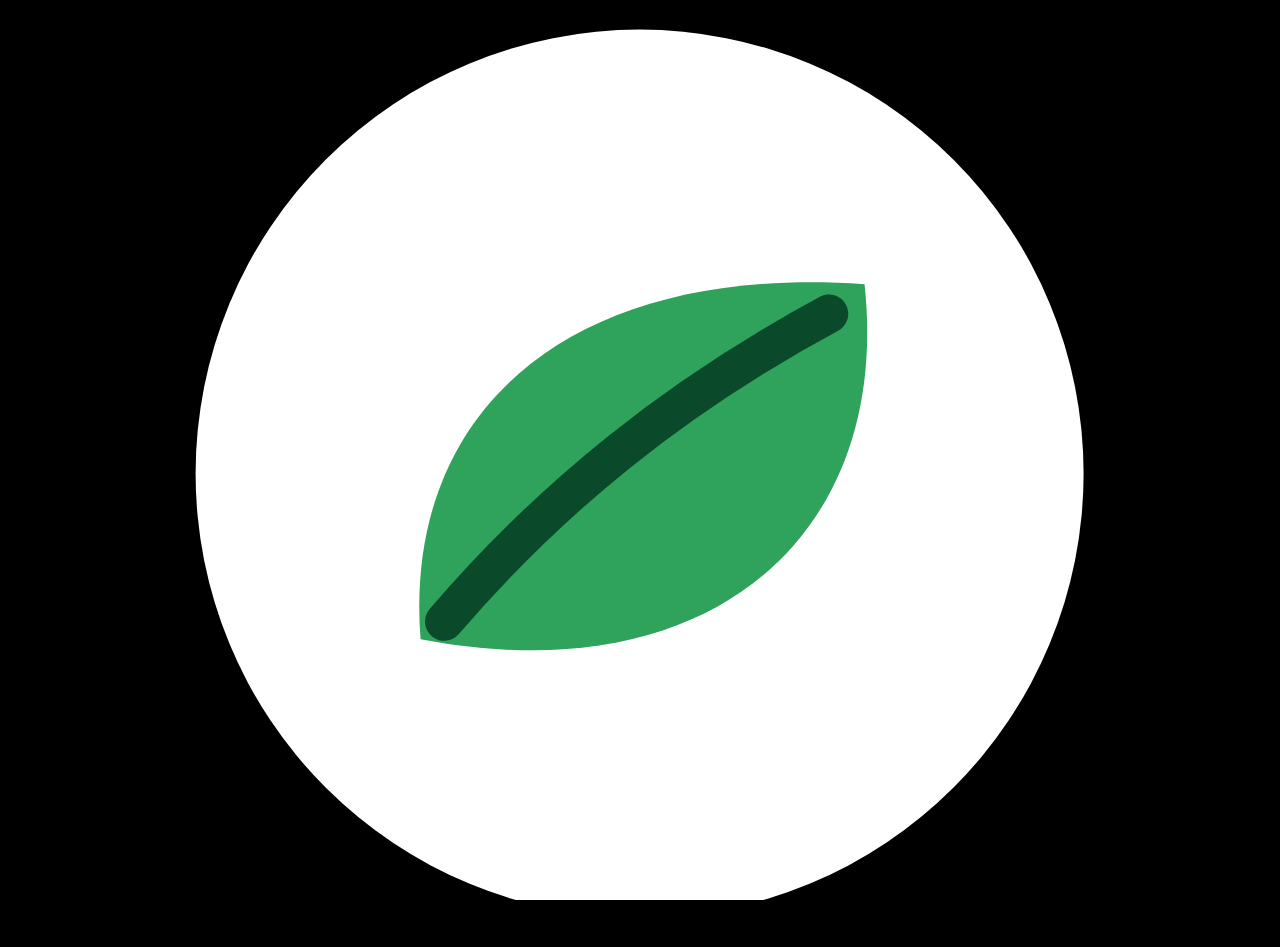
<file: alphacoat-website/source/tools/icon.html>
<!doctype html>
<html lang="en">
<head>
<meta charset="utf-8">
<title>Icon</title>
<!-- Home-screen icon for phones. Saved to img/icon-180.png with capture.mjs at 180 x 180. -->
<style>
  html, body { margin: 0; width: 100vw; height: 100vh; background: #000; display: grid; place-items: center; overflow: hidden; }
  svg { width: 74vw; height: 74vw; }
</style>
</head>
<body>
  <svg viewBox="0 0 32 32"><circle cx="16" cy="16" r="15" fill="#fff"/><path d="M8.6 21.6C8 13.9 13.6 8.9 23.6 9.6c.9 8.3-5 13.9-15 12Z" fill="#2fa35b"/><path d="M9.4 21c3.6-4.2 7.8-7.6 13-10.4" fill="none" stroke="#0a4a2a" stroke-width="1.3" stroke-linecap="round"/></svg>
</body>
</html>
</file>
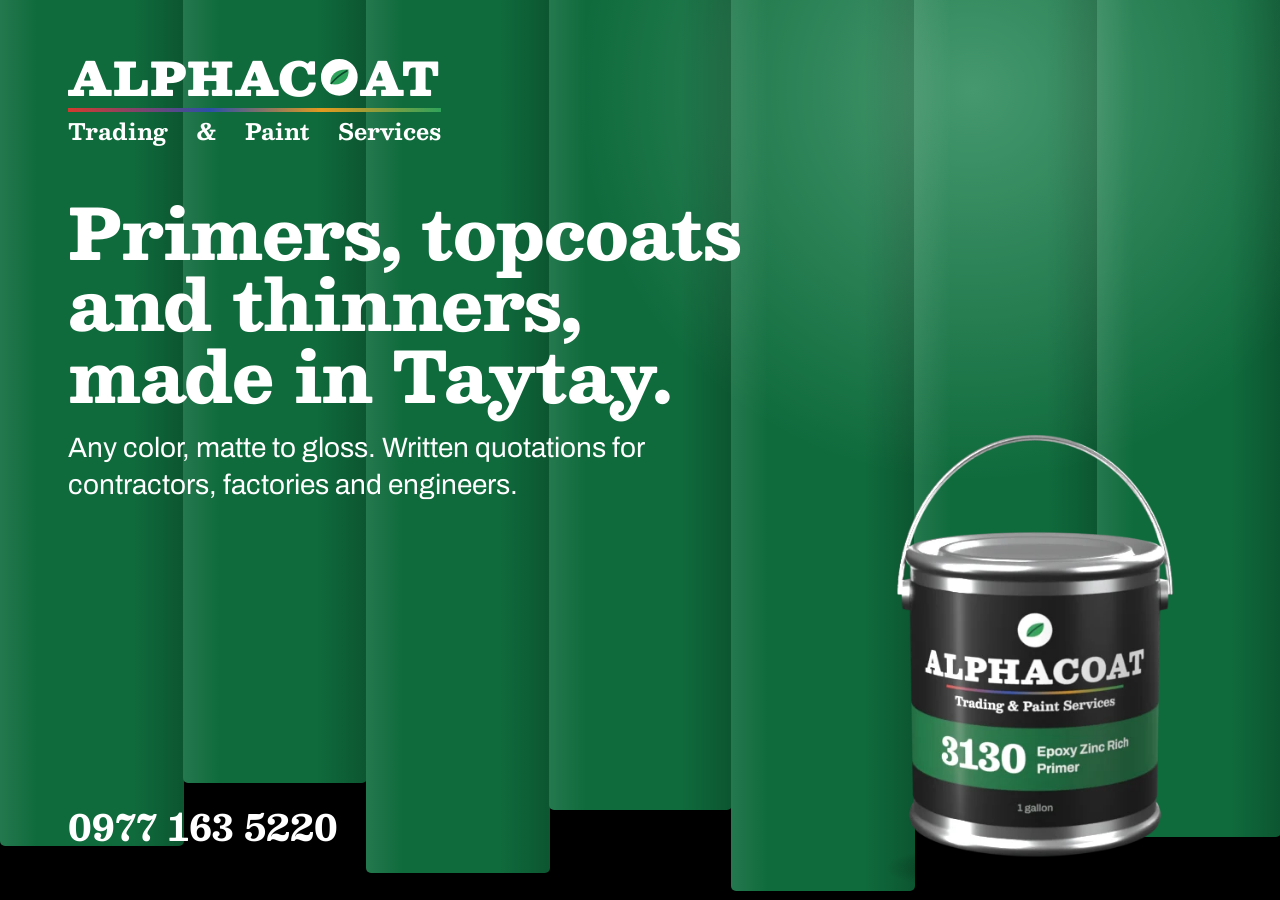
<file: alphacoat-website/source/tools/share-card.html>
<!doctype html>
<html lang="en">
<head>
<meta charset="utf-8">
<title>Share card</title>
<!--
  The picture people see when the site's link is shared on Messenger, Facebook or Viber (1200 x 630).
  Saved to img/share.jpg with:  node source/tools/capture.mjs <this file's file:// address> img/share.jpg 1200 630 jpeg
-->
<link rel="preconnect" href="https://fonts.googleapis.com">
<link rel="preconnect" href="https://fonts.gstatic.com" crossorigin>
<link href="https://fonts.googleapis.com/css2?family=Archivo:wdth,wght@62..125,400..800&family=Besley:wght@500..900&display=swap" rel="stylesheet">
<style>
  html, body { margin: 0; width: 1200px; height: 630px; overflow: hidden; background: #000; color: #fff; font-family: "Archivo", sans-serif; }
  .coat { position: absolute; inset: 0; display: flex; }
  .coat i {
    flex: 1; margin-right: -1px; border-radius: 0 0 5px 5px;
    background: linear-gradient(90deg, rgba(255,255,255,.09), rgba(255,255,255,0) 20%, rgba(0,0,0,0) 72%, rgba(0,0,0,.2)), #0f6b3c;
  }
  .coat i:nth-child(1) { height: 94%; } .coat i:nth-child(2) { height: 87%; } .coat i:nth-child(3) { height: 97%; }
  .coat i:nth-child(4) { height: 90%; } .coat i:nth-child(5) { height: 99%; } .coat i:nth-child(6) { height: 86%; }
  .coat i:nth-child(7) { height: 93%; }
  .sheen { position: absolute; inset: 0; background: radial-gradient(44% 62% at 76% 10%, rgba(190,255,214,.3), rgba(190,255,214,0) 70%); mix-blend-mode: screen; }

  .logo { position: absolute; left: 68px; top: 54px; display: inline-grid; line-height: 1; font-size: 46px; }
  .logo-word { display: flex; align-items: center; font-family: "Besley", serif; font-weight: 900; letter-spacing: .025em; }
  .logo-word svg { width: .84em; height: .84em; margin: 0 .04em; }
  .logo-rule { height: 4px; margin: 8px 0; background: linear-gradient(90deg, #d23a2e, #2b4fa8 38%, #e39a1f 68%, #2fa35b); }
  .logo-sub { font-family: "Besley", serif; font-weight: 700; font-size: .49em; white-space: nowrap; text-align: justify; text-align-last: justify; }

  h1 { position: absolute; left: 68px; top: 196px; width: 700px; margin: 0; font-family: "Besley", serif; font-weight: 800; font-size: 70px; line-height: 1.02; letter-spacing: -.012em; }
  p { position: absolute; left: 68px; top: 430px; width: 640px; margin: 0; font-size: 28px; line-height: 1.32; }
  .phone { position: absolute; left: 68px; bottom: 44px; font-family: "Besley", serif; font-weight: 800; font-size: 36px; }
  .can { position: absolute; right: 40px; bottom: 6px; width: 410px; height: auto; }
  .shadow { position: absolute; right: 96px; bottom: 6px; width: 300px; height: 52px; border-radius: 50%; background: radial-gradient(closest-side, rgba(0,0,0,.7), rgba(0,0,0,0)); }
</style>
</head>
<body>
  <div class="coat"><i></i><i></i><i></i><i></i><i></i><i></i><i></i></div>
  <div class="sheen"></div>

  <div class="logo">
    <span class="logo-word">ALPHAC<svg viewBox="0 0 32 32"><circle cx="16" cy="16" r="13.4" fill="#fff" stroke="#fff" stroke-width="3.6"/><path d="M8.6 21.6C8 13.9 13.6 8.9 23.6 9.6c.9 8.3-5 13.9-15 12Z" fill="#2fa35b"/><path d="M9.4 21c3.6-4.2 7.8-7.6 13-10.4" fill="none" stroke="#0a4a2a" stroke-width="1.3" stroke-linecap="round"/></svg>AT</span>
    <span class="logo-rule"></span>
    <span class="logo-sub">Trading &amp; Paint Services</span>
  </div>

  <h1>Primers, topcoats and thinners, made in Taytay.</h1>
  <p>Any color, matte to gloss. Written quotations for contractors, factories and engineers.</p>
  <div class="phone">0977 163 5220</div>

  <div class="shadow"></div>
  <img class="can" src="../../img/can/can.webp" alt="">
</body>
</html>
</file>
<file: alphacoat-website/css/styles.css>
/* Alphacoat Trading & Paint Services */

:root {
  /* Palette: carbon black, the green of a wet enamel coat, and letterhead white. */
  --carbon: #000;
  --enamel: #0f6b3c;
  --enamel-deep: #0a4a2a;
  --leaf: #2fa35b;
  --sheen: #8fd9a8;
  --paper: #f2f5f1;
  --steel: #9aa39d;
  --plate: #0c1611;

  /* The paint. Starts as Alphacoat green; features.js replaces these when a visitor chooses a color,
     and the home screen wall, the calculator section and the sample cards all follow. */
  --paint: #0f6b3c;
  --paint-ink: #fff;            /* text set on the paint: white or black, whichever reads better */
  --paint-ink-inverse: #000;
  --paint-soft: rgba(255, 255, 255, .84);
  --paint-line: rgba(255, 255, 255, .3);
  --paint-tone-a: #0d6538;
  --paint-tone-b: #11713f;
  --paint-sheen: rgba(190, 255, 214, .36);

  --font-display: "Besley", "Clarendon", "Rockwell", Georgia, serif;
  --font-text: "Archivo", "Segoe UI", system-ui, -apple-system, sans-serif;

  --wrap: 1180px;
  --gutter: clamp(18px, 4vw, 40px);
  --header-h: 76px;

  /* Fine speckle, used for roller stipple and the zinc primer sample. */
  --noise: url("data:image/svg+xml,%3Csvg xmlns='http://www.w3.org/2000/svg' width='220' height='220'%3E%3Cfilter id='n' x='0' y='0' width='100%25' height='100%25'%3E%3CfeTurbulence type='fractalNoise' baseFrequency='.9' numOctaves='2' stitchTiles='stitch'/%3E%3CfeColorMatrix values='0 0 0 0 1 0 0 0 0 1 0 0 0 0 1 .42 0 0 0 -.16'/%3E%3C/filter%3E%3Crect width='220' height='220' filter='url(%23n)'/%3E%3C/svg%3E");
}

/* ---------- Base ---------- */

*, *::before, *::after { box-sizing: border-box; }

html {
  -webkit-text-size-adjust: 100%;
  scroll-behavior: smooth;
  scroll-padding-top: calc(var(--header-h) + 8px);
}

body {
  margin: 0;
  font-family: var(--font-text);
  font-size: 1.0625rem;
  line-height: 1.55;
  -webkit-font-smoothing: antialiased;
  text-rendering: optimizeLegibility;
}

body.nav-open { overflow: hidden; }

h1, h2, h3, h4, p, ul, ol, dl, dd, figure, pre, address { margin: 0; }
ul, ol { padding: 0; list-style: none; }
address { font-style: normal; }
svg { display: block; max-width: 100%; }
a { color: inherit; text-underline-offset: .18em; text-decoration-thickness: 1px; }
button, input, textarea, select { font: inherit; color: inherit; }
[hidden] { display: none !important; }

h1, h2, h3, h4 {
  font-family: var(--font-display);
  font-weight: 800;
  line-height: 1.04;
  letter-spacing: -.012em;
  text-wrap: balance;
}
h1 { font-size: clamp(2.5rem, 6.2vw, 5.25rem); }
h2 { font-size: clamp(1.9rem, 3.7vw, 3.1rem); }
h3 { font-size: clamp(1.25rem, 1.7vw, 1.5rem); font-weight: 700; line-height: 1.15; letter-spacing: -.005em; }
h4 { font-size: 1.15rem; font-weight: 700; line-height: 1.2; letter-spacing: 0; }

.lede { font-size: clamp(1.1rem, 1.5vw, 1.3rem); line-height: 1.5; max-width: 36em; }

.sr-only {
  position: absolute; width: 1px; height: 1px; margin: -1px; padding: 0;
  overflow: hidden; clip: rect(0 0 0 0); white-space: nowrap; border: 0;
}

.skip {
  position: fixed; left: 12px; top: -80px; z-index: 100;
  padding: 12px 16px; background: #fff; color: #000; font-weight: 650;
}
.skip:focus { top: 12px; }

:focus-visible { outline: 3px solid var(--focus, #8fd9a8); outline-offset: 3px; }

/* ---------- Themes ---------- */

.theme-black {
  --bg: var(--carbon); --fg: #fff; --muted: var(--steel);
  --line: rgba(255, 255, 255, .17); --accent: var(--leaf); --focus: var(--sheen);
  --field: var(--plate); --field-fg: #fff; --field-line: rgba(255, 255, 255, .36);
  background-color: var(--bg); color: var(--fg);
}
.theme-paper {
  --bg: var(--paper); --fg: #000; --muted: #48524c;
  --line: rgba(0, 0, 0, .18); --accent: var(--enamel); --focus: var(--enamel);
  --field: #fff; --field-fg: #000; --field-line: rgba(0, 0, 0, .5);
  background-color: var(--bg); color: var(--fg);
}
.theme-green {
  --bg: var(--paint); --fg: var(--paint-ink); --muted: var(--paint-soft);
  --line: var(--paint-line); --accent: var(--paint-ink); --focus: var(--paint-ink);
  --field: #fff; --field-fg: #000; --field-line: var(--paint-ink);
  background-color: var(--bg); color: var(--fg);
}
.theme-green .btn-paper { background: var(--fg); color: var(--bg); }
.theme-green .btn-paper:hover { background: var(--bg); color: var(--fg); box-shadow: inset 0 0 0 2px var(--fg); }

/* ---------- Layout ---------- */

.wrap { width: min(100% - 2 * var(--gutter), var(--wrap)); margin-inline: auto; }
.section { padding-block: clamp(72px, 10vw, 136px); }

.section-head { display: grid; gap: 16px; max-width: 44rem; margin-bottom: clamp(32px, 5vw, 56px); }
.section-head p { color: var(--muted); font-size: 1.1rem; }

/* ---------- Buttons ---------- */

.btn {
  display: inline-flex; align-items: center; justify-content: center; gap: .55em;
  min-height: 50px; padding: .7em 1.35em;
  border: 2px solid transparent; border-radius: 3px;
  font-weight: 650; font-stretch: 94%; font-size: 1rem; line-height: 1.1;
  text-decoration: none; white-space: nowrap; cursor: pointer;
  transition: background-color .18s, color .18s, border-color .18s;
}
.btn-paper { background: #fff; color: #000; }
.btn-paper:hover { background: #000; color: #fff; }
.btn-green { background: var(--leaf); color: #000; }
.btn-green:hover { background: #fff; }
.btn-line { border-color: currentColor; background: transparent; }
.btn-line:hover { background: #fff; border-color: #fff; color: #000; }
.theme-paper .btn-line:hover { background: #000; border-color: #000; color: #fff; }

.link-btn {
  padding: 6px 0; border: 0; background: none; cursor: pointer;
  color: var(--fg); text-decoration: underline; text-underline-offset: .18em;
}
.link-btn:hover { color: var(--accent); }

/* ---------- Logo ---------- */

.logo { display: inline-grid; color: inherit; text-decoration: none; line-height: 1; }
.logo-word {
  display: flex; align-items: center;
  font-family: var(--font-display); font-weight: 900; font-size: 1em; letter-spacing: .025em;
}
.logo-o { width: .84em; height: .84em; margin-inline: .04em; flex: none; }
.logo-rule { height: 2px; margin: 4px 0 4px; background: linear-gradient(90deg, #d23a2e, #2b4fa8 38%, #e39a1f 68%, #2fa35b); }
.logo-sub {
  font-family: var(--font-display); font-weight: 700; font-size: .49em; white-space: nowrap;
  text-align: justify; text-align-last: justify;
}
.logo { font-size: 1.6rem; }
.logo-large { font-size: 2.3rem; }
.logo-large .logo-rule { height: 3px; margin: 6px 0; }

/* ---------- Header ---------- */

.site-header {
  position: fixed; inset: 0 0 auto 0; z-index: 50; color: #fff;
  transition: background-color .25s, box-shadow .25s;
}
.site-header:not(.is-stuck) { color: var(--paint-ink); }
.site-header:not(.is-stuck) .btn-paper { background: var(--paint-ink); color: var(--paint-ink-inverse); }
.site-header:not(.is-stuck) .btn-paper:hover { background: var(--paint-ink-inverse); color: var(--paint-ink); }
.site-header:not(.is-stuck) .quote-count { background: var(--paint-ink-inverse); color: var(--paint-ink); }
.site-header.is-stuck, .nav-open .site-header { background: #000; color: #fff; box-shadow: 0 1px 0 rgba(255, 255, 255, .16); }
.nav-open .site-header .menu-btn { color: #fff; }
.header-row { display: flex; align-items: center; justify-content: space-between; gap: 20px; min-height: var(--header-h); }

.nav { display: flex; gap: clamp(16px, 2.2vw, 34px); }
.nav a {
  padding: 8px 0; border-bottom: 2px solid transparent;
  font-weight: 560; font-stretch: 94%; text-decoration: none; white-space: nowrap;
}
.nav a:hover { border-bottom-color: currentColor; }
.nav-extra { display: none; }

.header-actions { display: flex; align-items: center; gap: 18px; }
.header-phone { font-weight: 650; text-decoration: none; font-variant-numeric: tabular-nums; white-space: nowrap; }
.header-phone:hover { text-decoration: underline; }
.header-quote { min-height: 44px; padding: .5em 1.05em; }
.quote-count {
  display: inline-grid; place-items: center; min-width: 1.55em; height: 1.55em; padding: 0 .35em;
  border-radius: 1em; background: #000; color: #fff; font-size: .8em; font-variant-numeric: tabular-nums;
}
.btn-paper:hover .quote-count { background: #fff; color: #000; }

.menu-btn {
  display: none; min-height: 44px; padding: 0 14px;
  border: 2px solid currentColor; border-radius: 3px; background: transparent;
  font-weight: 650; font-stretch: 94%; cursor: pointer;
}

@media (max-width: 1260px) { .header-phone { display: none; } }

@media (max-width: 1019px) {
  .menu-btn { display: inline-flex; align-items: center; }
  .nav {
    position: fixed; inset: 0; z-index: -1;
    flex-direction: column; justify-content: center; gap: 4px;
    padding: calc(var(--header-h) + 16px) var(--gutter) 40px;
    background: #000; overflow-y: auto;
    visibility: hidden; transform: translateY(-100%);
    transition: transform .32s cubic-bezier(.2, .7, .2, 1), visibility 0s .32s;
  }
  .nav-open .nav { visibility: visible; transform: none; transition: transform .32s cubic-bezier(.2, .7, .2, 1); }
  .nav a { padding: 10px 0; font-family: var(--font-display); font-size: clamp(1.6rem, 7vw, 2.2rem); font-weight: 800; font-stretch: 100%; white-space: normal; }
  .nav-extra { display: block; }
  .nav a.nav-extra { color: var(--sheen); }
}
@media (max-width: 540px) {
  .header-quote { display: none; }
  .site-header .logo { font-size: 1.4rem; }
}

/* ---------- Hero ---------- */

.hero {
  position: relative; isolation: isolate; overflow: hidden;
  display: flex; align-items: center;
  min-height: max(640px, 100svh);
  padding-block: calc(var(--header-h) + 48px) 17vh;
  background: #000; color: var(--paint-ink);
}
.hero-inner { position: relative; z-index: 1; display: grid; gap: clamp(20px, 2.6vw, 30px); justify-items: start; }
.hero h1 { max-width: 11.5em; }
.hero-lede { max-width: 32em; font-size: clamp(1.1rem, 1.5vw, 1.3rem); line-height: 1.5; }
.hero-actions { display: flex; flex-wrap: wrap; gap: 12px; margin-top: 6px; }
.hero .btn-paper { background: var(--paint-ink); color: var(--paint-ink-inverse); }
.hero .btn-paper:hover { background: var(--paint-ink-inverse); color: var(--paint-ink); }
.hero .btn-line:hover { background: var(--paint-ink); border-color: var(--paint-ink); color: var(--paint-ink-inverse); }
.paint-note { color: var(--paint-soft); font-size: .98rem; }
.paint-note a, .paint-note .link-btn { color: var(--paint-ink); }
.paint-note [data-paint-custom] { display: flex; flex-wrap: wrap; align-items: baseline; gap: 2px 12px; }
.paint-note .link-btn { padding: 0; }
.paint-note .link-btn:hover { color: var(--paint-ink); text-decoration-thickness: 2px; }

/* The coat: vertical roller passes laid on a black wall. Each pass is built in main.js. */
.coat { position: absolute; inset: 0; z-index: -1; display: flex; --mx: 72%; --my: 18%; }
html:not(.js) .coat { background: var(--paint); }

.pass {
  position: relative; flex: 1 1 0; min-width: 0; margin-right: -1px;
  height: calc(var(--hf, .96) * 100%);
  background:
    var(--noise),
    linear-gradient(90deg, rgba(255, 255, 255, .09), rgba(255, 255, 255, 0) 20%, rgba(0, 0, 0, 0) 72%, rgba(0, 0, 0, .2)),
    var(--tone, var(--paint));
  clip-path: var(--edge);
  transform: translateY(-101%);
  will-change: transform;
}
/* Wet sheen. One highlight shared across every pass, so it reads as a single light on the wall. */
.pass::after {
  content: ""; position: absolute; top: 0;
  left: calc(var(--i) * -100%); width: calc(var(--n) * 100%); height: calc(100% / var(--hf, .96));
  background: radial-gradient(44% 60% at var(--mx) var(--my), var(--paint-sheen), transparent 70%);
  mix-blend-mode: screen; opacity: 0; transition: opacity 1.2s ease 1s;
}
.pass[data-tone="1"] { --tone: var(--paint-tone-a); }
.pass[data-tone="2"] { --tone: var(--paint-tone-b); }
.is-painted .pass { transform: none; transition: transform 1.05s cubic-bezier(.2, .75, .15, 1) var(--d, 0s); }
.is-painted .pass::after { opacity: 1; }

/* Rendered can. main.js swaps the still picture for a 21-frame sheet and turns it with the pointer and on scroll. */
.hero-can {
  position: absolute; z-index: 0;
  right: max(calc(var(--gutter) - 24px), calc((100vw - var(--wrap)) / 2 - 30px));
  bottom: 2%;
  width: clamp(250px, 25vw, 360px); aspect-ratio: 480 / 600;
}
.hero-can::before {
  content: ""; position: absolute; z-index: -1; left: 13%; right: 13%; bottom: 0; height: 11%;
  border-radius: 50%; background: radial-gradient(closest-side, rgba(0, 0, 0, .72), rgba(0, 0, 0, 0));
}
.hero-can img { display: block; width: 100%; height: 100%; }
.can-sprite { position: absolute; inset: 0; background-repeat: no-repeat; background-size: 700% 300%; visibility: hidden; }
.hero-can.is-live img { visibility: hidden; }
.hero-can.is-live .can-sprite { visibility: visible; }
.can-dab {
  display: none; position: absolute; left: 50%; top: 33.1%; width: 17.5%; aspect-ratio: 84 / 13;
  transform: translate(-50%, -50%) rotate(-2deg); border-radius: 58% 42% 52% 48% / 60% 55% 45% 40%;
  background: radial-gradient(60% 80% at 36% 28%, rgba(255, 255, 255, .5), rgba(255, 255, 255, 0) 62%), var(--paint);
  box-shadow: 0 1px 0 rgba(0, 0, 0, .4);
}
.is-repainted .can-dab { display: block; }
.js .hero-can { opacity: 0; transform: translateY(14px); }
.js .is-painted .hero-can { opacity: 1; transform: none; transition: opacity .7s ease .95s, transform .9s cubic-bezier(.2, .7, .2, 1) .95s; }

@media (max-width: 1023px) { .hero-can { width: clamp(150px, 27vw, 240px); right: 2px; bottom: 1%; } }

/* ---------- Products ---------- */

.filters { display: flex; flex-wrap: wrap; gap: 8px; margin-bottom: 22px; }
.filter {
  min-height: 44px; padding: .5em 1.05em;
  border: 1.5px solid var(--field-line); border-radius: 3px; background: transparent; color: var(--fg);
  font-weight: 600; font-stretch: 92%; cursor: pointer;
  transition: background-color .18s, color .18s, border-color .18s;
}
.filter:hover { border-color: #fff; }
.filter[aria-pressed="true"] { background: #fff; border-color: #fff; color: #000; }

.product-list { border-bottom: 1px solid var(--line); }
.product-fallback { padding: 24px 0; border-top: 1px solid var(--line); color: var(--muted); }
.product { border-top: 1px solid var(--line); }
.product-row {
  display: grid; grid-template-columns: 76px minmax(0, 1fr) minmax(0, 1.1fr) auto;
  column-gap: clamp(18px, 2.6vw, 36px); row-gap: 14px; align-items: center;
  padding-block: 28px;
}

.product-toggle {
  display: inline-flex; align-items: center; gap: .5em; margin-top: 8px; padding: 6px 0;
  border: 0; background: none; color: var(--sheen); font-weight: 620; font-stretch: 94%; cursor: pointer;
}
.product-toggle::after {
  content: ""; width: .48em; height: .48em; border-right: 2px solid; border-bottom: 2px solid;
  transform: translateY(-.14em) rotate(45deg); transition: transform .25s;
}
.product.is-open .product-toggle::after { transform: translateY(.12em) rotate(-135deg); }
.product-toggle:hover { color: #fff; }

/* The panel opens by growing its single grid row, so the height animates without measuring it. */
.product-panel { display: grid; grid-template-rows: 0fr; transition: grid-template-rows .45s cubic-bezier(.2, .7, .2, 1); }
.product.is-open .product-panel { grid-template-rows: 1fr; }
.product-panel-inner { min-height: 0; overflow: hidden; }
.product-detail {
  display: grid; grid-template-columns: minmax(0, 300px) minmax(0, 1fr);
  gap: clamp(22px, 4.5vw, 64px); align-items: center; padding: 4px 0 40px;
}
.product-shot { padding: 20px 12px 8px; border-radius: 3px; background: radial-gradient(62% 52% at 50% 46%, #17291f, #050806 78%); }
.product-shot img { display: block; width: 100%; max-width: 250px; height: auto; margin-inline: auto; }
.spec { width: 100%; max-width: 34rem; border-collapse: collapse; }
.spec th, .spec td { padding: 11px 0; border-bottom: 1px solid var(--line); text-align: left; vertical-align: top; }
.spec tr:first-child th, .spec tr:first-child td { border-top: 1px solid var(--line); }
.spec th { width: 40%; padding-right: 16px; color: var(--muted); font-weight: 500; font-stretch: 92%; }
.spec-note { margin: 18px 0 16px; max-width: 34em; color: var(--muted); }
.product-facts .btn:disabled { opacity: .7; cursor: default; }
.product-meta { margin-top: 6px; color: var(--muted); font-size: .95rem; font-stretch: 92%; }
.product-summary { color: #dfe4e0; max-width: 34em; }
.product-add { display: flex; flex-wrap: wrap; align-items: center; gap: 10px; }

/* Sample card: a drawdown stripe over a black and white hiding-power card. */
.chip {
  position: relative; width: 76px; aspect-ratio: 1; border-radius: 2px; overflow: hidden;
  background: linear-gradient(#f4f6f4 0 50%, #000 50%);
  box-shadow: inset 0 0 0 1px rgba(255, 255, 255, .34);
}
.chip::before { content: ""; position: absolute; inset: 0 17%; }
.chip-zinc::before { background: var(--noise), #77857c; }
.chip-gloss::before {
  background:
    linear-gradient(118deg, rgba(255, 255, 255, 0) 30%, rgba(255, 255, 255, .5) 45%, rgba(255, 255, 255, 0) 60%),
    var(--paint);
}
.chip-clear::before {
  background: linear-gradient(118deg, rgba(255, 255, 255, .0) 32%, rgba(255, 255, 255, .5) 46%, rgba(255, 255, 255, 0) 60%), rgba(160, 190, 172, .16);
  box-shadow: inset 1px 0 0 rgba(140, 160, 148, .5), inset -1px 0 0 rgba(140, 160, 148, .5);
}

.qty {
  display: inline-flex; align-items: stretch; height: 50px;
  border: 1.5px solid var(--field-line); border-radius: 3px; background: var(--field); color: var(--field-fg);
}
.qty button { width: 40px; padding: 0; border: 0; background: transparent; font-size: 1.3rem; line-height: 1; cursor: pointer; }
.qty button:hover { background: rgba(127, 127, 127, .22); }
.qty input {
  width: 3.1em; padding: 0; border: 0; background: transparent; text-align: center;
  font-weight: 650; font-variant-numeric: tabular-nums; -moz-appearance: textfield; appearance: textfield;
}
.qty input::-webkit-outer-spin-button, .qty input::-webkit-inner-spin-button { -webkit-appearance: none; margin: 0; }
.qty-unit { color: var(--muted); font-stretch: 92%; }
.product-add .btn { min-width: 11.4em; }

.after-list { margin-top: 28px; color: var(--muted); max-width: 40em; }
.after-list a { color: var(--fg); }

@media (max-width: 1040px) {
  .product-row { grid-template-columns: 76px minmax(0, 1fr) auto; }
  .product-summary { grid-column: 2 / -1; grid-row: 2; }
  .product-add { grid-column: 3; grid-row: 1; }
}
@media (max-width: 760px) {
  .product-row { grid-template-columns: 64px minmax(0, 1fr); }
  .chip { width: 64px; }
  .product-summary, .product-add { grid-column: 1 / -1; grid-row: auto; }
  .product-detail { grid-template-columns: minmax(0, 1fr); }
  .product-shot img { max-width: 190px; }
  /* Quantity and button share one line. */
  .product-add { flex-wrap: nowrap; gap: 8px; }
  .product-add .qty button { width: 36px; }
  .product-add .qty input { width: 2.5em; }
  .product-add .btn { flex: 1; min-width: 0; padding-inline: .6em; white-space: normal; }
}

/* ---------- Before and after ---------- */

.section-follow { padding-top: 0; }

.compare {
  --pos: 50%;
  position: relative; aspect-ratio: 3 / 2; overflow: hidden; border-radius: 3px; background: #8a8f8b;
  user-select: none; -webkit-user-select: none;
}
.compare img { position: absolute; inset: 0; display: block; width: 100%; height: 100%; object-fit: cover; }
.compare-before { position: absolute; inset: 0; clip-path: inset(0 calc(100% - var(--pos)) 0 0); }
.compare-tag {
  position: absolute; top: 14px; padding: 6px 11px; border-radius: 2px;
  background: rgba(0, 0, 0, .74); color: #fff; font-size: .9rem; font-weight: 620; font-stretch: 94%; pointer-events: none;
}
.compare-tag-before { left: 14px; }
.compare-tag-after { right: 14px; }
.compare-handle { position: absolute; top: 0; bottom: 0; left: var(--pos); width: 3px; margin-left: -1.5px; background: #fff; box-shadow: 0 0 0 1px rgba(0, 0, 0, .28); pointer-events: none; }
.compare-knob {
  position: absolute; top: 50%; left: 50%; width: 52px; height: 52px; margin: -26px 0 0 -26px;
  border-radius: 50%; background: #fff; box-shadow: 0 4px 18px rgba(0, 0, 0, .4);
}
.compare-knob::before, .compare-knob::after {
  content: ""; position: absolute; top: 50%; width: 9px; height: 9px; margin-top: -5px;
  border-left: 2.5px solid #000; border-bottom: 2.5px solid #000;
}
.compare-knob::before { left: 13px; transform: rotate(45deg); }
.compare-knob::after { right: 13px; transform: rotate(-135deg); }
.compare-range {
  position: absolute; inset: 0; width: 100%; height: 100%; margin: 0;
  opacity: 0; cursor: ew-resize; touch-action: pan-y;
}
.compare:has(.compare-range:focus-visible) .compare-knob { outline: 3px solid var(--enamel); outline-offset: 3px; }

@media (min-width: 900px) {
  #results > .wrap { display: grid; grid-template-columns: minmax(0, .7fr) minmax(0, 1.6fr); gap: clamp(32px, 5vw, 72px); align-items: center; }
  #results .section-head { margin-bottom: 0; }
  #results .projects { grid-column: 1 / -1; }
}

.projects { margin-top: clamp(48px, 7vw, 88px); }
.projects h3 { margin-bottom: 22px; }
.project-grid { display: grid; grid-template-columns: repeat(auto-fill, minmax(min(100%, 340px), 1fr)); gap: 30px; }
.project figure { display: grid; gap: 12px; }
.project-photo { display: block; width: 100%; aspect-ratio: 3 / 2; object-fit: cover; border-radius: 3px; }
.project figcaption { display: grid; gap: 2px; }
.project figcaption span, .project figcaption p { color: var(--muted); }

/* ---------- Color and finish explorer ---------- */

.section-explorer { padding-block: clamp(48px, 4.5vw, 64px) clamp(60px, 6vw, 84px); }
/* Picture on the left, everything you choose on the right. The picture stays put while the right side scrolls. */
.explorer {
  display: grid; grid-template-columns: minmax(0, 1.55fr) minmax(0, 1fr); grid-template-rows: auto 1fr;
  grid-template-areas: "stage intro" "stage controls"; column-gap: clamp(28px, 4.5vw, 64px); align-items: start;
}
.explorer-intro { grid-area: intro; margin-bottom: 26px; }
.explorer-intro h2 { font-size: clamp(1.8rem, 2.9vw, 2.55rem); }
.explorer-intro p { margin-top: 12px; color: var(--muted); }
.explorer-stage { grid-area: stage; position: sticky; top: calc(var(--header-h) + 22px); }
.explorer-controls { grid-area: controls; }

/* Three stacked layers: the scene with its paint in white, a flat color multiplied onto the painted
   parts only, and the highlights on top. The finish slider fades the highlights. */
.viz {
  position: relative; isolation: isolate; aspect-ratio: 3 / 2; overflow: hidden; border-radius: 3px;
  background: #2b2e2c; transition: opacity .22s;
}
.viz.is-loading { opacity: .3; }
.viz img { position: absolute; inset: 0; display: block; width: 100%; height: 100%; object-fit: cover; }
.viz-paint { position: absolute; inset: 0; display: block; width: 100%; height: 100%; max-width: none; mix-blend-mode: multiply; }
/* A new color rolls down over the old one: the top rectangle grows from the top edge. */
.coat-new { transform: scaleY(0); transform-origin: 0 0; transform-box: fill-box; }
.viz.is-rolling .coat-new { transform: scaleY(1); transition: transform .72s cubic-bezier(.3, .7, .2, 1); }
.viz img.viz-gloss { mix-blend-mode: screen; opacity: var(--gloss, .85); }

.scene-tabs { display: flex; flex-wrap: wrap; gap: 8px; margin: 0 0 14px; }

.control { margin-bottom: 20px; }
.control h3, .control-title { display: block; margin-bottom: 10px; font-family: var(--font-display); font-weight: 700; font-size: 1.3rem; line-height: 1.15; }
.swatches { display: grid; grid-template-columns: repeat(6, minmax(0, 1fr)); gap: 8px; max-width: 372px; }
.swatch {
  aspect-ratio: 1; padding: 0; border: 0; border-radius: 2px; background: var(--c); cursor: pointer;
  box-shadow: inset 0 0 0 1px rgba(255, 255, 255, .3);
}
.swatch[aria-pressed="true"] { outline: 3px solid #fff; outline-offset: 3px; }
.swatch:focus-visible { outline: 3px solid var(--sheen); outline-offset: 3px; }
.hex { display: grid; gap: 7px; margin-top: 16px; }
.hex label { font-weight: 620; font-stretch: 94%; }
.hex-field { display: flex; gap: 9px; }
.hex-field .input { flex: 1; min-width: 0; font-weight: 620; font-variant-numeric: tabular-nums; letter-spacing: .04em; text-transform: uppercase; }
.hex-picker {
  flex: none; width: 52px; height: 52px; padding: 4px; cursor: pointer;
  border: 1.5px solid var(--field-line); border-radius: 3px; background: var(--field);
}
.hex-picker::-webkit-color-swatch-wrapper { padding: 0; }
.hex-picker::-webkit-color-swatch { border: 0; border-radius: 1px; }
.hex-picker::-moz-color-swatch { border: 0; border-radius: 1px; }

.picked { display: flex; flex-wrap: wrap; align-items: center; gap: 10px; margin-top: 14px; font-weight: 620; }
.picked-hex { color: var(--muted); font-weight: 500; font-variant-numeric: tabular-nums; letter-spacing: .03em; }
.picked-chip { width: 18px; height: 18px; border-radius: 2px; background: var(--c); box-shadow: inset 0 0 0 1px rgba(255, 255, 255, .3); }

.finish-range { display: block; width: 100%; height: 30px; margin: 0; accent-color: var(--leaf); cursor: pointer; }
.finish-scale { display: flex; justify-content: space-between; margin-top: 4px; color: var(--muted); font-size: .9rem; font-stretch: 92%; }
.explorer-controls .hint { margin-top: 12px; max-width: 30em; }

@media (max-width: 899px) {
  /* One column. The two wrappers dissolve so the picture can sit between the intro and the controls,
     and stay pinned under the header while the controls scroll past beneath it. */
  .explorer { display: flex; flex-direction: column; align-items: stretch; }
  .explorer-stage, .explorer-controls { display: contents; }
  .explorer-intro { order: 1; margin-bottom: 20px; }
  .scene-tabs { order: 2; margin-bottom: 10px; }
  .viz-pin {
    order: 3; position: sticky; top: var(--header-h); z-index: 3;
    margin: 0 calc(var(--gutter) * -1) 22px; padding: 10px var(--gutter) 12px;
    background: #000; box-shadow: 0 1px 0 var(--line);
  }
  .explorer-controls > * { order: 4; }
  .explorer-controls > .btn { white-space: normal; }
  .swatches { max-width: none; }
}
@media (max-width: 899px) and (max-height: 560px) { .viz-pin { position: static; } }

/* ---------- Wet-paint edges between sections ---------- */

.section { position: relative; }
/* Each edge is a small SVG drawn by main.js: one smooth curve in the section's own color. */
.edge { position: absolute; left: 0; z-index: 1; display: block; width: 100%; max-width: none; pointer-events: none; }
.edge path { fill: var(--bg); }
.edge-top { bottom: calc(100% - 1px); }
.edge-bottom { top: calc(100% - 1px); }

/* ---------- Phone: call and quote bar ---------- */

.action-bar { display: none; }
@media (max-width: 760px) {
  .action-bar {
    position: fixed; left: 0; right: 0; bottom: 0; z-index: 40;
    display: grid; grid-template-columns: minmax(0, 1fr) minmax(0, 1.7fr); gap: 8px;
    padding: 10px var(--gutter) calc(10px + env(safe-area-inset-bottom, 0px));
    background: #000; box-shadow: 0 -1px 0 rgba(255, 255, 255, .18);
    visibility: hidden; transform: translateY(105%);
    transition: transform .28s cubic-bezier(.2, .7, .2, 1), visibility 0s .28s;
  }
  .action-bar.is-shown { visibility: visible; transform: none; transition: transform .28s cubic-bezier(.2, .7, .2, 1); }
  .action-bar .btn { min-height: 48px; padding-inline: .6em; }
  .site-footer { padding-bottom: 104px; }
}

/* ---------- Coating system ---------- */

.system-grid { display: grid; grid-template-columns: minmax(0, 1fr) minmax(0, 1fr); gap: clamp(32px, 6vw, 96px); align-items: start; }
.system-figure { position: sticky; top: max(calc(var(--header-h) + 24px), calc(50vh - 230px)); }
.system-copy .lede { margin-top: 18px; color: var(--muted); }

/* Three renders from one camera, stacked: bare steel, then with primer, then with topcoat.
   Each coat is wiped on from the left as its step reaches the middle of the screen. */
.layers { position: relative; aspect-ratio: 1300 / 900; }
.layers img { position: absolute; inset: 0; display: block; width: 100%; height: 100%; }
.layer-shot { clip-path: inset(0 0 0 0); transition: clip-path .95s cubic-bezier(.3, .7, .2, 1); }
.callouts { position: absolute; inset: 0; width: 100%; height: 100%; max-width: none; overflow: visible; }
.callout { transition: opacity .45s ease .35s; }
.callout path { fill: none; stroke: #000; stroke-width: 2.6; }
.callout circle { fill: #000; }
.callout-title { font: 700 42px var(--font-display); fill: #000; }
.callout-sub { font: 500 31px var(--font-text); fill: #48524c; }

.js .system-figure[data-stage="1"] .layer-2,
.js .system-figure[data-stage="1"] .layer-3,
.js .system-figure[data-stage="2"] .layer-3 { clip-path: inset(0 100% 0 0); }
.js .system-figure[data-stage="1"] .callout-primer,
.js .system-figure[data-stage="1"] .callout-topcoat,
.js .system-figure[data-stage="2"] .callout-topcoat { opacity: 0; transition-delay: 0s; }

.steps { counter-reset: step; }
.step {
  counter-increment: step;
  display: grid; grid-template-columns: 2.4rem minmax(0, 1fr); column-gap: 14px; row-gap: 8px;
  border-top: 1px solid var(--line);
}
.step::before {
  content: counter(step); grid-row: 1 / span 2;
  font-family: var(--font-display); font-weight: 800; font-size: 1.5rem; line-height: 1.1;
  color: var(--muted); transition: color .3s;
}
.step > * { grid-column: 2; }
.step p { color: var(--muted); max-width: 30em; }

.system-copy .steps { margin-top: clamp(28px, 4vw, 44px); }
.system-copy .step { padding-block: clamp(36px, 9vh, 84px); }
.system-copy .step.is-active::before { color: var(--enamel); }
.system-copy .step h3 { transition: color .3s; }
.system-copy .step.is-active h3 { color: var(--enamel); }
.system-note { padding-top: 28px; border-top: 1px solid var(--line); max-width: 34em; }

@media (max-width: 899px) {
  .system-grid { display: flex; flex-direction: column; gap: 0; }
  .system-copy { display: contents; }
  .system-copy h2 { order: 1; }
  .system-copy .lede { order: 2; }
  .system-figure {
    order: 3; top: var(--header-h); z-index: 2; align-self: stretch;
    margin: 20px calc(var(--gutter) * -1) 0; padding: 10px var(--gutter);
    background: var(--paper); box-shadow: 0 1px 0 var(--line);
  }
  .layers { width: min(100%, calc(34svh * 1300 / 900)); margin-inline: auto; }
  .system-copy .steps { order: 4; margin-top: 0; }
  .system-copy .step { padding-block: 44px; }
  .system-copy .step:first-child { border-top: 0; }
  .system-note { order: 5; }
  .callout-title { font-size: 56px; }
  .callout-sub { display: none; }
}

/* ---------- Forms ---------- */

.fields { display: grid; grid-template-columns: repeat(2, minmax(0, 1fr)); gap: 20px; }
.field { display: grid; gap: 7px; align-content: start; }
.field-wide { grid-column: 1 / -1; }
.field label, .seg-set legend { font-weight: 620; font-stretch: 94%; }
.optional { font-weight: 400; color: var(--muted); }
.hint { color: var(--muted); font-size: .93rem; }

.input {
  width: 100%; height: 52px; padding: 0 14px;
  border: 1.5px solid var(--field-line); border-radius: 3px;
  background: var(--field); color: var(--field-fg);
}
textarea.input { height: auto; min-height: 124px; padding: 12px 14px; resize: vertical; line-height: 1.45; }
.input[aria-invalid="true"] { border-color: #ff8f7a; }
.with-unit { display: flex; align-items: center; gap: 10px; }
.with-unit .input { flex: 1; min-width: 0; font-variant-numeric: tabular-nums; }
.with-unit span { min-width: 3.9em; color: var(--muted); font-stretch: 92%; }

.field-error, .form-status { color: #ffa392; font-size: .95rem; }

@media (max-width: 620px) { .fields { grid-template-columns: minmax(0, 1fr); } }

/* ---------- Calculator ---------- */

.calc-grid { display: grid; grid-template-columns: minmax(0, 1.1fr) minmax(0, .9fr); gap: clamp(36px, 7vw, 104px); align-items: start; }

.seg-set { margin: 0 0 26px; padding: 0; border: 0; min-width: 0; }
.seg-set legend { padding: 0; margin-bottom: 9px; }
.seg { display: inline-flex; flex-wrap: wrap; border: 1.5px solid var(--fg); border-radius: 3px; }
.seg label { position: relative; cursor: pointer; }
.seg input { position: absolute; inset: 0; width: 100%; height: 100%; margin: 0; opacity: 0; cursor: pointer; }
.seg span { display: block; padding: .72em 1.1em; font-weight: 620; font-stretch: 92%; }
.seg input:checked + span { background: var(--fg); color: var(--bg); }
.seg input:focus-visible + span { outline: 3px solid var(--fg); outline-offset: 3px; }

.calc-result { display: grid; gap: 14px; justify-items: start; padding-top: 22px; border-top: 2px solid var(--fg); }
.calc-label { font-weight: 620; font-stretch: 94%; }
.calc-figure { display: flex; flex-wrap: wrap; align-items: baseline; gap: 0 .35em; font-family: var(--font-display); line-height: .92; }
.calc-number { font-weight: 900; font-size: clamp(4.4rem, 10vw, 8rem); letter-spacing: -.03em; font-variant-numeric: tabular-nums lining-nums; }
.calc-unit { font-weight: 700; font-size: clamp(1.5rem, 2.6vw, 2.1rem); }
.calc-detail { max-width: 30em; }
.calc-error { padding: 10px 14px; border-radius: 3px; background: #000; color: #ffb3a6; }
.calc-result .btn { margin-top: 8px; }

@media (max-width: 899px) { .calc-grid { grid-template-columns: minmax(0, 1fr); } }
@media (max-width: 520px) {
  .seg { display: grid; grid-template-columns: minmax(0, 1fr); width: 100%; }
  .seg span { text-align: center; }
}

/* ---------- Quote ---------- */

.quote-grid { display: grid; grid-template-columns: minmax(0, 1.5fr) minmax(0, 1fr); gap: clamp(36px, 6vw, 88px); align-items: start; }
.quote-main .section-head { margin-bottom: clamp(26px, 4vw, 40px); }
.sub-title { margin-bottom: 12px; }
.quote-empty { padding: 16px 0 26px; color: var(--muted); border-top: 1px solid var(--line); }
.quote-empty a { color: var(--fg); }

.quote-items { margin-bottom: 30px; }
.quote-items:empty { display: none; }
.quote-items li {
  display: grid; grid-template-columns: minmax(0, 1fr) auto auto; gap: 10px 18px; align-items: center;
  padding: 14px 0; border-top: 1px solid var(--line);
}
.quote-items li:last-child { border-bottom: 1px solid var(--line); }
.qi-name { font-weight: 620; }
.qi-qty { display: inline-flex; align-items: center; gap: 10px; }

.quote-form { display: grid; gap: 24px; justify-items: start; }
.quote-form .fields { width: 100%; }

.ready { display: grid; gap: 16px; justify-items: start; padding: clamp(20px, 3vw, 32px); border: 1.5px solid var(--leaf); border-radius: 3px; }
.ready h3:focus { outline: none; }
.ready pre {
  width: 100%; max-height: 300px; overflow: auto; padding: 16px;
  background: var(--plate); border-radius: 3px;
  font-family: var(--font-text); font-size: 1rem; line-height: 1.5; white-space: pre-wrap; overflow-wrap: anywhere;
}
.ready-actions { display: flex; flex-wrap: wrap; gap: 10px; }
.ready-links { display: flex; flex-wrap: wrap; gap: 6px 24px; }

.contact-card { padding: clamp(24px, 3vw, 36px); background: var(--plate); border-top: 3px solid var(--leaf); }
.contact-card dl { display: grid; gap: 22px; margin-top: 22px; }
.contact-card dt { margin-bottom: 3px; color: var(--muted); font-size: .95rem; font-stretch: 92%; }
.big-number { font-family: var(--font-display); font-weight: 800; font-size: clamp(1.6rem, 2.4vw, 2.05rem); line-height: 1.1; text-decoration: none; font-variant-numeric: lining-nums; white-space: nowrap; }
.big-number:hover { color: var(--sheen); }

@media (max-width: 899px) { .quote-grid { grid-template-columns: minmax(0, 1fr); } }
@media (max-width: 520px) {
  .quote-items li { grid-template-columns: minmax(0, 1fr) auto; }
  .qi-name { grid-column: 1 / -1; }
  .ready-actions .btn { width: 100%; }
}

/* ---------- About ---------- */

.about-grid { display: grid; grid-template-columns: minmax(0, 1.1fr) minmax(0, .9fr); gap: clamp(36px, 7vw, 104px); align-items: start; }
.about-copy .lede { margin-top: 22px; }
.about-order h3 { margin-bottom: 18px; }
.steps-compact .step { padding-block: 20px; row-gap: 4px; }
.steps-compact .step:last-child { border-bottom: 1px solid var(--line); }
.steps-compact .step::before { color: var(--enamel); }

@media (max-width: 899px) { .about-grid { grid-template-columns: minmax(0, 1fr); } }

/* ---------- Footer ---------- */

.site-footer { padding-block: 56px 40px; border-top: 1px solid rgba(255, 255, 255, .17); }
.footer-grid { display: grid; grid-template-columns: minmax(0, 1.1fr) minmax(0, 1.25fr) minmax(0, .9fr); gap: 28px clamp(24px, 5vw, 72px); align-items: start; }
.site-footer address, .site-footer p { color: var(--muted); }
.site-footer a { color: #fff; }
.footer-small { grid-column: 1 / -1; padding-top: 24px; border-top: 1px solid var(--line); font-size: .93rem; }

@media (max-width: 760px) { .footer-grid { grid-template-columns: minmax(0, 1fr); } }

/* ---------- Reduced motion ---------- */

@media (prefers-reduced-motion: reduce) {
  html { scroll-behavior: auto; }
  .pass { transform: none; }
  .pass::after { opacity: 1; }
  .js .hero-can { opacity: 1; transform: none; }
  *, *::before, *::after { transition-duration: .01ms !important; transition-delay: 0s !important; animation-duration: .01ms !important; }
}


/* ---------- Product shelf ---------- */

.shelf-wrap { position: relative; margin-top: 6px; --tag-h: 92px; }
/* The board the cans stand on. Name tags hang from its front edge, the way they do in a hardware store. */
.shelf-wrap::before {
  content: ""; position: absolute; left: 0; right: 0; bottom: calc(var(--tag-h) + 2px); height: 16px;
  background: linear-gradient(#6b756e, #3a423d 22%, #1c211e 70%, #0c0f0d);
  box-shadow: 0 14px 22px rgba(0, 0, 0, .7);
}
.shelf {
  position: relative; display: flex; align-items: flex-end; gap: clamp(6px, 2.4vw, 34px);
  padding: 0 clamp(6px, 2vw, 26px); overflow-x: auto; scroll-snap-type: x proximity; scrollbar-width: thin;
}
.shelf-item { flex: 0 0 auto; scroll-snap-align: center; }
.shelf-can {
  display: grid; justify-items: stretch; width: clamp(150px, 16.5vw, 208px); padding: 0;
  border: 0; background: none; color: inherit; text-align: left; cursor: pointer;
}
/* Nine frames side by side; main.js slides the strip to turn the can. The picture is nudged down so the
   can's base, not the edge of the picture, sits on the board. */
.shelf-shot {
  display: block; width: 100%; aspect-ratio: 320 / 400;
  background-repeat: no-repeat; background-size: 900% 100%; background-position: 50% 0;
  transform: translateY(5.2%);
}
.shelf-shot-still { background-size: contain; background-position: center bottom; }
.shelf-tag {
  position: relative; display: grid; align-content: start; gap: 3px; height: var(--tag-h); margin-top: 20px;
  padding: 10px 10px 8px; border-radius: 0 0 2px 2px; background: #f2f5f1; color: #000; overflow: hidden;
  transition: background-color .18s;
}
.shelf-name { font-weight: 700; font-stretch: 86%; font-size: .95rem; line-height: 1.15; }
.shelf-kind { color: #48524c; font-size: .84rem; font-stretch: 92%; }
.shelf-can:hover .shelf-tag { background: #fff; }
.shelf-can[aria-pressed="true"] .shelf-tag { background: var(--leaf); }
.shelf-can[aria-pressed="true"] .shelf-kind { color: #06281a; }
.shelf-can:focus-visible { outline: 3px solid var(--sheen); outline-offset: 4px; }

.product-card {
  display: grid; grid-template-columns: minmax(0, 1fr) minmax(0, 1fr); gap: clamp(26px, 5vw, 80px);
  align-items: start; margin-top: 44px;
}
.pd-head { display: flex; align-items: center; gap: 18px; margin-bottom: 18px; }
.pd-head .chip { flex: none; }
.pd-main .product-summary { margin-bottom: 24px; }
.sheet-title { margin: 26px 0 10px; }
.pd-facts .btn { margin-top: 4px; }
.pd-facts .btn:disabled { opacity: .7; cursor: default; }
.section-head p a { color: var(--fg); }
@media (max-width: 820px) { .product-card { grid-template-columns: minmax(0, 1fr); margin-top: 32px; } }

/* ---------- Guide: not sure what you need? ---------- */

.guide { display: grid; grid-template-columns: minmax(0, 1.25fr) minmax(0, 1fr); gap: clamp(28px, 5vw, 80px); align-items: start; }
.guide-q { min-width: 0; margin: 0 0 26px; padding: 0; border: 0; }
.guide-q legend { padding: 0; margin-bottom: 10px; font-family: var(--font-display); font-weight: 700; font-size: 1.2rem; }
.choices { display: flex; flex-wrap: wrap; gap: 8px; }
.choice { position: relative; cursor: pointer; }
.choice input { position: absolute; inset: 0; width: 100%; height: 100%; margin: 0; opacity: 0; cursor: pointer; }
.choice span {
  display: block; padding: .62em 1em; border: 1.5px solid var(--field-line); border-radius: 3px;
  font-weight: 600; font-stretch: 92%; transition: background-color .15s, color .15s, border-color .15s;
}
.choice:hover span { border-color: #fff; }
.choice input:checked + span { background: #fff; border-color: #fff; color: #000; }
.choice input:focus-visible + span { outline: 3px solid var(--focus); outline-offset: 3px; }
.guide-area { max-width: 260px; }

.guide-result { position: sticky; top: calc(var(--header-h) + 24px); padding: clamp(22px, 3vw, 34px); background: var(--plate); border-top: 3px solid var(--leaf); }
.guide-list { counter-reset: coat; margin: 18px 0 20px; }
.guide-list li {
  counter-increment: coat; display: grid; grid-template-columns: 2rem minmax(0, 1fr); column-gap: 10px; row-gap: 2px;
  padding: 14px 0; border-top: 1px solid var(--line);
}
.guide-list li:last-child { border-bottom: 1px solid var(--line); }
.guide-list li::before {
  content: counter(coat); grid-row: 1 / span 2;
  font-family: var(--font-display); font-weight: 800; font-size: 1.35rem; line-height: 1.1; color: var(--sheen);
}
.guide-list li > * { grid-column: 2; }
.guide-list li > span { color: #dfe4e0; }
.guide-chip {
  display: inline-block; width: .85em; height: .85em; margin-right: .45em; border-radius: 2px; vertical-align: -.06em;
  background: var(--c); box-shadow: inset 0 0 0 1px rgba(255, 255, 255, .35);
}
.guide-note { margin-bottom: 18px; color: var(--sheen); }
.guide-result .hint { margin-top: 12px; }
@media (max-width: 899px) {
  .guide { grid-template-columns: minmax(0, 1fr); }
  .guide-result { position: static; }
}

/* ---------- Before you order ---------- */

.faq-grid { display: grid; grid-template-columns: minmax(0, .8fr) minmax(0, 1.4fr); gap: clamp(28px, 6vw, 96px); align-items: start; }
.faq-grid .section-head { margin-bottom: 0; }
.faq { border-top: 1px solid var(--line); }
.faq:last-child { border-bottom: 1px solid var(--line); }
.faq summary {
  display: flex; justify-content: space-between; align-items: center; gap: 18px; padding: 18px 0;
  list-style: none; cursor: pointer;
  font-family: var(--font-display); font-weight: 700; font-size: clamp(1.1rem, 1.5vw, 1.3rem); line-height: 1.2;
}
.faq summary::-webkit-details-marker { display: none; }
.faq summary::after {
  content: ""; flex: none; width: .55em; height: .55em; margin-right: 6px;
  border-right: 2px solid; border-bottom: 2px solid; transform: translateY(-.15em) rotate(45deg); transition: transform .2s;
}
.faq[open] summary::after { transform: translateY(.1em) rotate(-135deg); }
.faq-a { display: grid; gap: 8px; max-width: 38em; padding: 0 0 20px; color: var(--muted); }
.faq-a a { color: var(--fg); }
@media (max-width: 899px) {
  .faq-grid { grid-template-columns: minmax(0, 1fr); }
  .faq-grid .section-head { margin-bottom: 8px; }
}

/* ---------- Pick a color from a photo ---------- */

.hex-top { display: flex; flex-wrap: wrap; justify-content: space-between; align-items: baseline; gap: 2px 14px; }
.hex-top .link-btn { padding: 0; }
.photo-dialog {
  width: min(920px, calc(100vw - 24px)); max-height: calc(100dvh - 24px); padding: 0; overflow: auto;
  border: 1.5px solid rgba(255, 255, 255, .3); border-radius: 4px; background: #000; color: #fff;
}
.photo-dialog::backdrop { background: rgba(0, 0, 0, .74); }
.photo-head { display: flex; justify-content: space-between; align-items: center; gap: 16px; padding: 16px 20px; }
.photo-head h2 { font-size: 1.35rem; }
.photo-head .link-btn { color: #fff; }
.photo-stage { position: relative; display: flex; justify-content: center; background: var(--plate); }
.photo-stage canvas { display: block; width: auto; height: auto; max-width: 100%; max-height: min(60dvh, 620px); cursor: crosshair; touch-action: manipulation; }
.photo-marker {
  position: absolute; width: 26px; height: 26px; margin: -13px 0 0 -13px; border: 3px solid #fff; border-radius: 50%;
  box-shadow: 0 0 0 2px #000, inset 0 0 0 2px #000; pointer-events: none;
}
.photo-foot { display: grid; gap: 12px; padding: 16px 20px 20px; }
.photo-pick { display: flex; align-items: center; gap: 12px; font-weight: 620; font-variant-numeric: tabular-nums; }
.photo-pick .picked-chip { width: 28px; height: 28px; }
.photo-actions { display: flex; flex-wrap: wrap; gap: 10px; }
.photo-foot .hint { color: var(--steel); }

select.input { cursor: pointer; }
</file>
